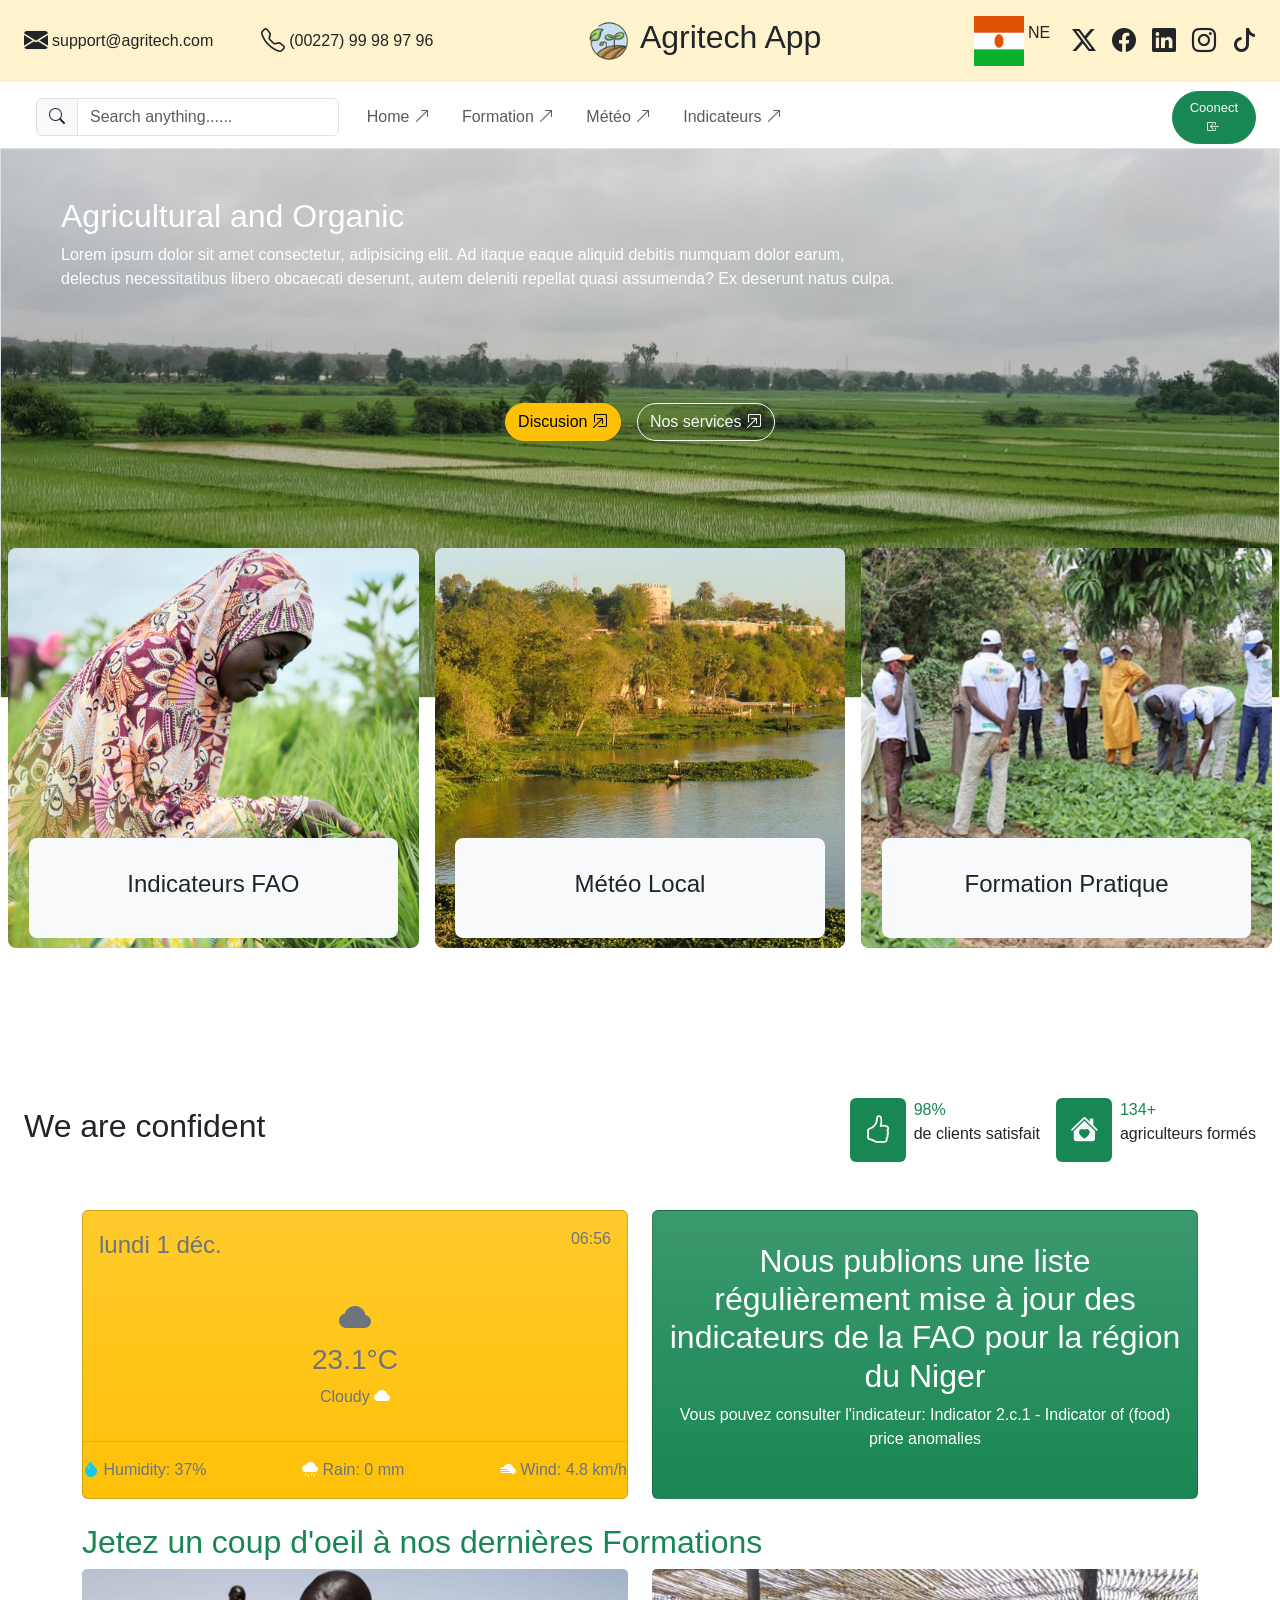
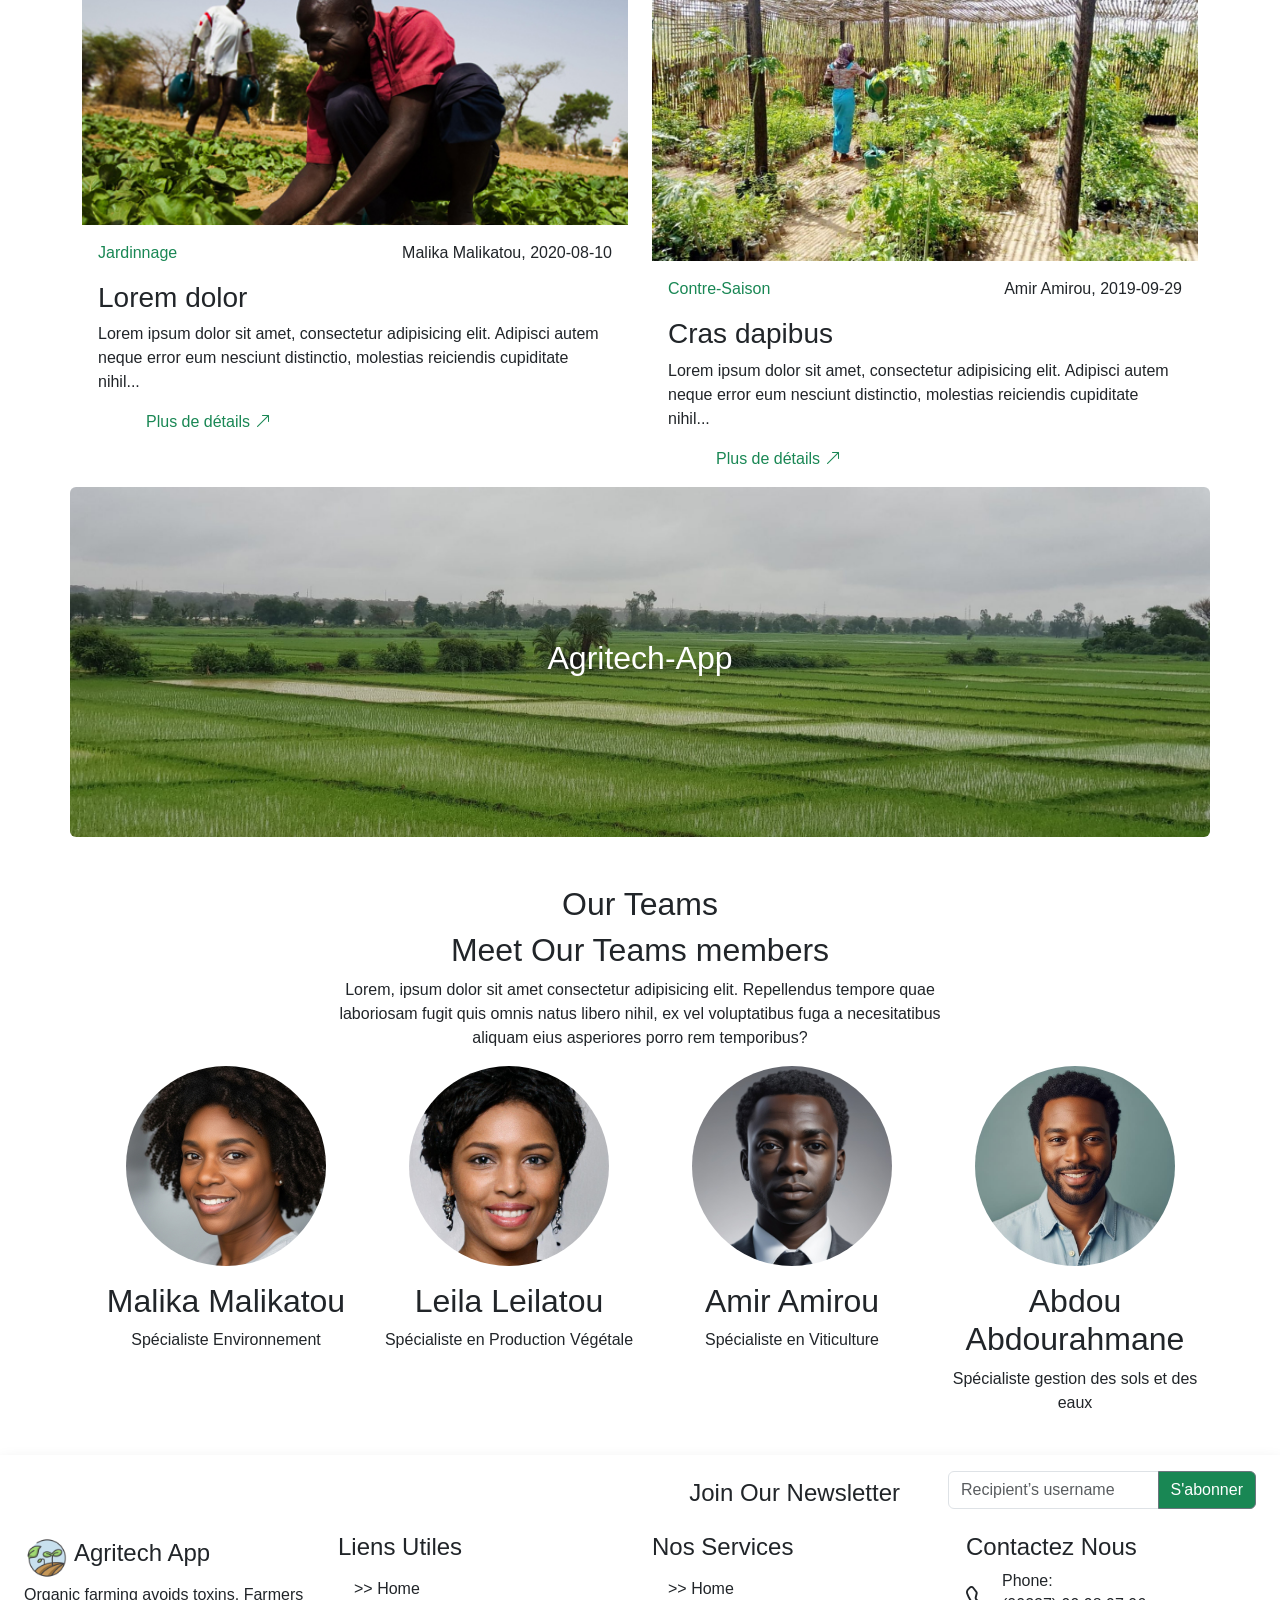
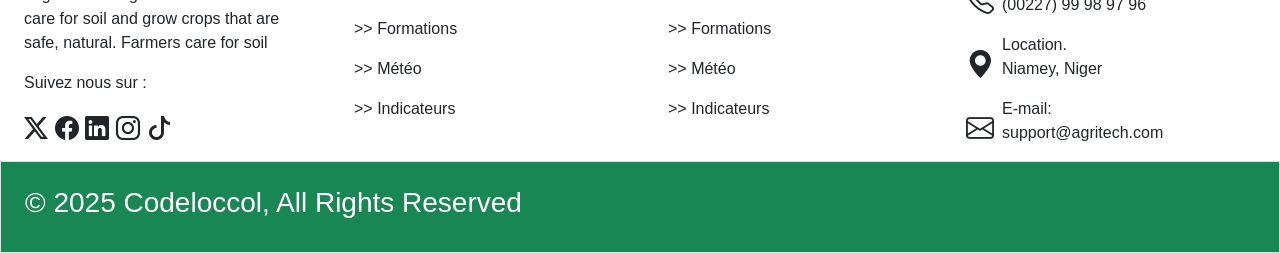
<file: index.html>
<!doctype html>
<html lang="en">

<head>
    <meta charset="utf-8">
    <meta name="viewport" content="width=device-width, initial-scale=1">
    <title>AGRITECH APP</title>

    <link href="https://cdn.jsdelivr.net/npm/bootstrap@5.3.8/dist/css/bootstrap.min.css" rel="stylesheet"
        integrity="sha384-sRIl4kxILFvY47J16cr9ZwB07vP4J8+LH7qKQnuqkuIAvNWLzeN8tE5YBujZqJLB" crossorigin="anonymous">

    <link rel="stylesheet" href="https://cdn.jsdelivr.net/npm/bootstrap-icons@1.13.1/font/bootstrap-icons.min.css">

    <link rel="stylesheet" href="style.css">

</head>

<body>

    <header class="bg-warning-subtle d-flex justify-content-between align-items-center p-3 px-4 sticky-top ">

        <!-- SECTION 1 — disparaît < 768px -->
        <section class="d-none d-md-flex gap-5 contactheader">
            <div class="Contact d-flex align-items-center gap-1">
                <i class="bi bi-envelope-fill fs-4"></i>
                <p class="m-0">support@agritech.com</p>
            </div>
            <div class="d-flex gap-1 align-items-center">
                <i class="bi bi-telephone fs-4"></i>
                <p class="m-0">(00227) 99 98 97 96</p>
            </div>
        </section>

        <!-- SECTION 2 — toujours visible -->
        <section class="d-flex justify-content-center align-items-center gap-1">
            <article class="Logo">
                <img src="Images/favico.png" alt="">
            </article>
            <h2>Agritech App</h2>
        </section>

        <!-- SECTION 3 — disparaît < 425px -->
        <section class="d-flex gap-5 align-items-center hide-425 d-none d-md-flex">
            <div>
                <article class="Drapeau d-flex gap-1 text-center align-items-center">
                    <img src="Images/Drapeau.webp" alt="">
                    <p>NE</p>
                </article>
            </div>
            <div class="d-flex gap-3 fs-4">
                <i class="bi bi-twitter-x"></i>
                <i class="bi bi-facebook"></i>
                <i class="bi bi-linkedin"></i>
                <i class="bi bi-instagram"></i>
                <i class="bi bi-tiktok"></i>
            </div>
        </section>

        <!-- MENU BURGER — visible < 768px -->
        <button class="btn d-md-none ms-auto" data-bs-toggle="offcanvas" data-bs-target="#menuMobile">
            <i class="bi bi-list fs-1"></i>
        </button>

    </header>


    <div class="offcanvas offcanvas-start" tabindex="-1" id="menuMobile">
        <div class="offcanvas-header">
            <section class="d-flex justify-content-center align-items-center gap-1">
                <article class="Logo">
                    <img src="Images/favico.png" alt="">
                </article>
                <h2>Agritech App</h2>
            </section>
            <button type="button" class="btn-close" data-bs-dismiss="offcanvas"></button>
        </div>

        <button type="button" class="btn btn-success rounded-5 bouton_danBurger"> <a href="Connexion.html"
                class="text-light nav-link"> Coonect <i class="bi bi-box-arrow-in-left"></i></a> </button>

        <ul class="nav me-3 d-flex flex-column mt-4 ms-2 border-top border-bottom border-1 ">
            <li class="nav-item">
                <a class="nav-link active text-body-secondary " aria-current="page" href="./index.html">Home <i
                        class="bi bi-arrow-up-right"></i> </a>
            </li>
            <li class="nav-item">
                <a class="nav-link text-body-secondary" href="./Formation.html">Formation <i
                        class="bi bi-arrow-up-right"></i> </a>
            </li>
            <li class="nav-item">
                <a class="nav-link text-body-secondary" href="#">Météo <i class="bi bi-arrow-up-right"></i> </a>
            </li>
            <li class="nav-item">
                <a class="nav-link text-body-secondary" href="#">Indicateurs <i class="bi bi-arrow-up-right"></i> </a>
            </li>
        </ul>

        <div class="offcanvas-body">
            <p class="d-flex justify-content-center">Social link :</p>
            <section class="d-flex gap-5 align-items-center justify-content-center">
                <div>
                    <article class="Drapeau d-flex gap-1 text-center align-items-center">
                        <img class="w-75 h-75" src="Images/Drapeau.webp" alt="">
                        <p>NE</p>
                    </article>
                </div>
                <div class="d-flex gap-3 fs-4">
                    <i class="bi bi-twitter-x"></i>
                    <i class="bi bi-facebook"></i>
                    <i class="bi bi-linkedin"></i>
                    <i class="bi bi-instagram"></i>
                    <i class="bi bi-tiktok"></i>
                </div>
            </section>

            <div class="mt-2">
                <p class="d-flex justify-content-center"><i class="bi bi-envelope-fill"></i> support@agritech.com</p>
                <p class="d-flex justify-content-center"><i class="bi bi-telephone"></i> (00227) 99 98 97 96</p>
            </div>

        </div>
    </div>


    <nav class="d-flex justify-content-between align-items-center px-4 mt-2 d-none d-md-flex border-2">

        <nav class="navbar input_recherche ">
            <form class="container-fluid">
                <div class="input-group">
                    <span class="input-group-text" id="basic-addon1">
                        <i class="bi bi-search"></i>
                    </span>
                    <input type="text" class="form-control" placeholder="Search anything......" />
                </div>
            </form>
        </nav>

        <ul class="nav me-3 navbar_links">
            <li class="nav-item">
                <a class="nav-link active text-body-secondary " aria-current="page" href="index.html">Home <i
                        class="bi bi-arrow-up-right"></i> </a>
            </li>
            <li class="nav-item">
                <a class="nav-link text-body-secondary" href="Formation.html">Formation <i
                        class="bi bi-arrow-up-right"></i> </a>
            </li>
            <li class="nav-item">
                <a class="nav-link text-body-secondary" href="#">Météo <i class="bi bi-arrow-up-right"></i> </a>
            </li>
            <li class="nav-item">
                <a class="nav-link text-body-secondary" href="#">Indicateurs <i class="bi bi-arrow-up-right"></i> </a>
            </li>
        </ul>

        <button type="button" class="btn btn-success rounded-5 bouton_nav" style="width: 115px;"> <a href="Connexion.html"
                class="text-light nav-link"> Coonect <i class="bi bi-box-arrow-in-left"></i></a> </button>
    </nav>

    <section class="Baground-Image mt-1 border ">
        <div class="container-fluid">
            <div class="p-5">
                <h2>Agricultural and Organic</h2>
                <p>Lorem ipsum dolor sit amet consectetur, adipisicing elit. Ad itaque eaque aliquid debitis numquam
                    dolor earum, <br>delectus necessitatibus
                    libero obcaecati deserunt, autem deleniti repellat quasi assumenda? Ex deserunt natus culpa.
                </p>
            </div>
            <div class="d-flex gap-3 mt-5 justify-content-center">
                <button type="button" class="btn btn-warning rounded-5"> Discusion <i
                        class="bi bi-box-arrow-in-up-right"></i></button>
                <button type="button" class="btn btn-outline-light rounded-5">Nos services <i class="bi bi-box-arrow-in-up-right"></i></button>
            </div>
        </div>
    </section>

    <section class="d-flex flex-column flex-md-row justify-content-center gap-3 px-4 sectTreeImage ">

        <div
            class="col-12 col-sm-4 d-flex flex-column align-items-center text-center rounded-3 TreeImage1 position-relative rounded-3 overflow-hidden">
            <img src="Images/FAO_Statistic_Landing.jpg" alt="">
            <article
                class="d-flex flex-column bg-light text-dark justify-content-center align-items-center rounded-3 SousTreeimage position-absolute position-relative overflow-hidden"
                style="width: 90%;">
                <i class="bi bi-graph-up-arrow fs-3 fw-bold d-lg-none"></i>
                    <h4>Indicateurs FAO</h4>
                    <p class="d-lg-none">Lorem ipsum dolor sit amet consectetur adipisicing culpa quis cupiditate quae voluptatum
                        consectetur cupiditate quae voluptatum consectetur aliquid!...</p>
                    <a class="nav-link text-success d-lg-none" href="#">Plus de Détails <i class="bi bi-arrow-up-right"></i></a>
                <article
                    class="d-flex flex-column bg-light text-dark justify-content-center align-items-center Enfan_souTree_image h-100 w-100 rounded-3 bottom-0 left-0 position-absolute "
                    style="width: 90%;">
                    <i class="bi bi-graph-up-arrow fs-3 fw-bold"></i>
                    <h4>Indicateurs FAO</h4>
                    <p>Lorem ipsum dolor sit amet consectetur adipisicing culpa quis cupiditate quae voluptatum
                        consectetur cupiditate quae voluptatum consectetur aliquid!...</p>
                    <a class="nav-link text-success plus_details" href="#">Plus de Détails <i class="bi bi-arrow-up-right"></i></a>
                </article>

            </article>
        </div>

        <div
            class="col-12 col-sm-4 d-flex flex-column align-items-center text-center rounded-3 TreeImage1 position-relative rounded-3 overflow-hidden">
            <img src="Images/Météo_Landing.jpg" alt="">
            <article
                class="d-flex flex-column bg-light text-dark justify-content-center align-items-center rounded-3 SousTreeimage position-absolute position-relative overflow-hidden"
                style="width: 90%;">
                 <i class="bi bi-graph-up-arrow fs-3 fw-bold d-lg-none"></i>
                    <h4>Météo Local</h4>
                    <p class="d-lg-none">Lorem ipsum dolor sit amet consectetur adipisicing culpa quis cupiditate quae voluptatum
                        consectetur
                        sint? Veniam enim error aliquid!...</p>
                    <a class="nav-link text-success d-lg-none" href="#">Plus de Détails <i class="bi bi-arrow-up-right"></i></a>
                <article
                    class="d-flex flex-column bg-light text-dark justify-content-center  align-items-center Enfan_souTree_image h-100 w-100 rounded-3 bottom-0 left-0  position-absolute "
                    style="width: 90%;">
                    <i class="bi bi-graph-up-arrow fs-3 fw-bold"></i>
                    <h4>Météo Local</h4>
                    <p>Lorem ipsum dolor sit amet consectetur adipisicing culpa quis cupiditate quae voluptatum
                        consectetur
                        sint? Veniam enim error aliquid!...</p>
                    <a class="nav-link text-success plus_details" href="#">Plus de Détails <i class="bi bi-arrow-up-right"></i></a>
                </article>
            </article>
        </div>

        <div
            class="col-12 col-sm-4 d-flex flex-column align-items-center text-center rounded-3 TreeImage1 position-relative rounded-3 overflow-hidden">
            <img src="Images/Formation_Landing.jpg" alt="">
            <article
                class="d-flex flex-column bg-light text-dark justify-content-center align-items-center rounded-3 SousTreeimage position-absolute position-relative overflow-hidden"
                style="width: 90%;">
                 <i class="bi bi-graph-up-arrow fs-3 fw-bold d-lg-none"></i>
                    <h4>Formation Pratique</h4>
                    <p class="d-lg-none">Lorem ipsum dolor sit amet consectetur adipisicing culpa quis cupiditate quae voluptatum
                        consectetur
                        sint? Veniam enim error aliquid!...</p>
                    <a class="nav-link text-success d-lg-none" href="#">Plus de Détails <i class="bi bi-arrow-up-right"></i></a>
                <article
                    class="d-flex flex-column bg-light text-dark justify-content-center align-items-center Enfan_souTree_image h-100 w-100 rounded-3 bottom-0 left-0  position-absolute"
                    style="width: 90%;">
                    <i class="bi bi-graph-up-arrow fs-3 fw-bold"></i>
                    <h4>Formation Pratique</h4>
                    <p>Lorem ipsum dolor sit amet consectetur adipisicing culpa quis cupiditate quae voluptatum
                        consectetur
                        sint? Veniam enim error aliquid!...</p>
                    <a class="nav-link text-success plus_details" href="#">Plus de Détails <i class="bi bi-arrow-up-right"></i></a>
                </article>
            </article>
        </div>

    </section>


    <section class="container-fluid d-flex justify-content-between align-items-center px-4 sect3">
        <h2 class="Confiance">We are confident</h2>
        <div class="d-flex gap-3">
            <article class="d-flex gap-2">
                <div class="fs-3 bg-success d-flex align-items-center justify-content-center text-light rounded" style="width: 2em;">
                    <i class="bi bi-hand-thumbs-up"></i>
                </div>
                <aside>
                    <span class="text-success">98%</span>
                    <p>de clients satisfait</p>
                </aside>
            </article>

            <article class="d-flex gap-2">
                <div class="fs-3 bg-success d-flex align-items-center justify-content-center text-light rounded"
                    style="width: 2em;">
                    <i class="bi bi-house-heart-fill"></i>
                </div>
                <aside>
                    <span class="text-success">134+</span>
                    <p>agriculteurs formés</p>
                </aside>
            </article>
        </div>
    </section>


    <div class="container">

        <div class="row mt-4 g-4">
            <!-- Bloc météo -->
            <div class="col-12 col-lg-6 d-flex">
                <div class="card bg-warning bg-gradient text-secondary flex-fill">
                    <div class="d-flex flex-row justify-content-between p-3">
                        <p class="fs-4">lundi 1 déc.</p>
                        <p>06:56</p>
                    </div>
                    <div class="d-flex flex-column align-items-center">
                        <i class="bi bi-cloud-fill fs-2"></i>
                        <h3>23.1°C</h3>
                        <p>Cloudy <i class="bi bi-cloud-fill text-white"></i></p>
                    </div>
                    <hr>
                    <div class="d-flex justify-content-between">
                        <p><i class="bi bi-droplet-fill text-info"></i> Humidity: 37%</p>
                        <p><i class="bi bi-cloud-drizzle-fill text-white"></i> Rain: 0 mm</p>
                        <p><i class="bi bi-cloud-fog2-fill text-white"></i> Wind: 4.8 km/h</p>
                    </div>
                </div>
            </div>

            <!-- Bloc indicateurs -->
            <div class="col-12 col-lg-6 d-flex">
                <div
                    class="card bg-success bg-gradient text-white flex-fill d-flex justify-content-center align-items-center p-3 text-center">
                    <div>
                        <h2>Nous publions une liste régulièrement mise à jour des indicateurs de la FAO pour la région
                            du Niger</h2>
                        <p>Vous pouvez consulter l'indicateur: Indicator 2.c.1 - Indicator of (food) price anomalies</p>
                    </div>
                </div>
            </div>
        </div>
    </div>

    <div class="container  mt-4">
        <h2 class="text-success">Jetez un coup d'oeil à nos dernières Formations</h2>
        <div class="row g-4"> <!-- g-4 ajoute un gap entre les cartes -->

            <div class="col-12 col-lg-6">
                <div class="card border-0 h-100">
                    <img src="Images/Blog-img-1.jpg" class="card-img-top img-fluid" alt="...">
                    <div class="card-body">
                        <div class="d-flex justify-content-between">
                            <p class="text-success">Jardinnage</p>
                            <p>Malika Malikatou, 2020-08-10</p>
                        </div>
                        <div>
                            <h3>Lorem dolor</h3>
                            <p>Lorem ipsum dolor sit amet, consectetur adipisicing elit. Adipisci autem neque error eum
                                nesciunt distinctio, molestias reiciendis cupiditate nihil...</p>
                        </div>
                        <div class="ms-5">
                            <a class="nav-link text-success" href="#">Plus de détails <i
                                    class="bi bi-arrow-up-right"></i></a>
                        </div>
                    </div>
                </div>
            </div>

            <div class="col-12 col-lg-6">
                <div class="card border-0 h-100">
                    <img src="Images/Blog-img-9.jpg" class="card-img-top img-fluid" alt="...">
                    <div class="card-body">
                        <div class="d-flex justify-content-between">
                            <p class="text-success">Contre-Saison</p>
                            <p>Amir Amirou, 2019-09-29</p>
                        </div>
                        <div>
                            <h3>Cras dapibus</h3>
                            <p>Lorem ipsum dolor sit amet, consectetur adipisicing elit. Adipisci autem neque error eum
                                nesciunt distinctio, molestias reiciendis cupiditate nihil...</p>
                        </div>
                        <div class="ms-5">
                            <a class="nav-link text-success" href="#">Plus de détails <i
                                    class="bi bi-arrow-up-right"></i></a>
                        </div>
                    </div>
                </div>
            </div>

        </div>
    </div>

    <div class="container Agritech-App rounded d-flex justify-content-center align-items-center text-center ">
        <h2>Agritech-App</h2>
    </div>

    <div class="container rounded justify-content-center align-items-center text-center mt-5 w-50 ">
        <h2>Our Teams</h2>
        <h2>Meet Our Teams members</h2>
        <p>Lorem, ipsum dolor sit amet consectetur adipisicing elit. Repellendus tempore quae laboriosam fugit quis
            omnis natus libero nihil, ex vel voluptatibus fuga a necesitatibus
            aliquam eius asperiores porro rem temporibus?
        </p>
    </div>


    <div class="container">
        <div class="row g-3">

            <!-- Carte 1 -->
            <div class="col-12 col-md-6 col-xl-3">
                <div class="card border-0 text-center" style="width: 18rem; margin: auto;">
                    <div class="FourImages">
                        <img src="Images/avatar-1.png" class="card-img-top" alt="">
                    </div>
                    <div class="card-body">
                        <h2>Malika Malikatou</h2>
                        <p class="card-text">Spécialiste Environnement</p>
                    </div>
                </div>
            </div>

            <!-- Carte 2 -->
            <div class="col-12 col-md-6 col-xl-3">
                <div class="card border-0 text-center" style="width: 18rem; margin: auto;">
                    <div class="FourImages">
                        <img src="Images/avatar-4.jpeg" class="card-img-top" alt="">
                    </div>
                    <div class="card-body">
                        <h2>Leila Leilatou</h2>
                        <p class="card-text">Spécialiste en Production Végétale</p>
                    </div>
                </div>
            </div>

            <!-- Carte 3 -->
            <div class="col-12 col-md-6 col-xl-3">
                <div class="card border-0 text-center" style="width: 18rem; margin: auto;">
                    <div class="FourImages">
                        <img src="Images/avatar-2.jpg" class="card-img-top" alt="">
                    </div>
                    <div class="card-body">
                        <h2>Amir Amirou</h2>
                        <p class="card-text">Spécialiste en Viticulture</p>
                    </div>
                </div>
            </div>

            <!-- Carte 4 -->
            <div class="col-12 col-md-6 col-xl-3">
                <div class="card border-0 text-center" style="width: 18rem; margin: auto;">
                    <div class="FourImages">
                        <img src="Images/avatar-3.png" class="card-img-top" alt="">
                    </div>
                    <div class="card-body">
                        <h2>Abdou Abdourahmane</h2>
                        <p class="card-text">Spécialiste gestion des sols et des eaux</p>
                    </div>
                </div>
            </div>

        </div>
    </div>


    <!-- ---------Footer--------------------- -->


    <footer class="footer mt-4 shadow pt-3 bg-wihte ">

        <div class="d-flex gap-5 px-4 justify-content-end align-items-center ">

            <div>
                <h4>Join Our Newsletter</h4>
            </div>

            <div class="input-group mb-3 w-25">
                <input type="text" class="form-control d-none d-md-flex" placeholder="Recipient’s username"
                    aria-label="Recipient’s username" aria-describedby="button-addon2">
                <button class="btn btn-outline-secondary bg-success text-white" type="button"
                    id="button-addon2">S'abonner</button>
            </div>
        </div>


        <section class="container-fluid px-4 mt-2 SectFooter1">
            <div class="row g-4">

                <!-- Bloc gauche -->
                <div class="col-12 col-md-6">
                    <div class="row g-4">

                        <!-- Bloc Agritech App -->
                        <div class="col-12 col-md-12 col-lg-6">
                            <div>
                                <div class="d-flex align-items-center">
                                    <article class="FooterImage"><img src="Images/favico.png" alt=""></article>
                                    <h4>Agritech App</h4>
                                </div>

                                <p>Organic farming avoids toxins. Farmers care for soil and grow crops that are safe,
                                    natural. Farmers care for soil</p>
                                <p>Suivez nous sur :</p>

                                <article class="fs-4">
                                    <i class="bi bi-twitter-x"></i>
                                    <i class="bi bi-facebook"></i>
                                    <i class="bi bi-linkedin"></i>
                                    <i class="bi bi-instagram"></i>
                                    <i class="bi bi-tiktok"></i>
                                </article>
                            </div>
                        </div>

                        <!-- Bloc Liens Utiles -->
                        <div class="col-12 col-md-12 col-lg-6">
                            <div>
                                <h4>Liens Utiles</h4>
                                <ul class="nav d-flex flex-column">
                                    <li><a class="nav-link text-dark" href="#"> >> Home</a></li>
                                    <li><a class="nav-link text-dark" href="#"> >> Formations</a></li>
                                    <li><a class="nav-link text-dark" href="#"> >> Météo</a></li>
                                    <li><a class="nav-link text-dark" href="#"> >> Indicateurs</a></li>
                                </ul>
                            </div>
                        </div>

                    </div>
                </div>

                <!-- Bloc droit -->
                <div class="col-12 col-md-6">
                    <div class="row g-4">

                        <!-- Bloc Nos Services -->
                        <div class="col-12 col-md-12 col-lg-6">
                            <div>
                                <h4>Nos Services</h4>
                                <ul class="nav d-flex flex-column">
                                    <li><a class="nav-link text-dark" href="#"> >> Home</a></li>
                                    <li><a class="nav-link text-dark" href="#"> >> Formations</a></li>
                                    <li><a class="nav-link text-dark" href="#"> >> Météo</a></li>
                                    <li><a class="nav-link text-dark" href="#"> >> Indicateurs</a></li>
                                </ul>
                            </div>
                        </div>

                        <!-- Bloc Contactez Nous -->
                        <div class="col-12 col-md-12 col-lg-6">
                            <div>
                                <h4>Contactez Nous</h4>

                                <article class="d-flex align-items-center gap-2">
                                    <i class="bi bi-telephone fs-3"></i>
                                    <aside>
                                        <p class="m-0">Phone:</p>
                                        <p>(00227) 99 98 97 96</p>
                                    </aside>
                                </article>

                                <article class="d-flex align-items-center gap-2">
                                    <i class="bi bi-geo-alt-fill fs-3"></i>
                                    <aside>
                                        <p class="m-0">Location.</p>
                                        <p>Niamey, Niger</p>
                                    </aside>
                                </article>

                                <article class="d-flex align-items-center gap-2">
                                    <i class="bi bi-envelope fs-3"></i>
                                    <aside>
                                        <p class="m-0">E-mail:</p>
                                        <p>support@agritech.com</p>
                                    </aside>
                                </article>
                            </div>
                        </div>

                    </div>
                </div>

            </div>
        </section>

        <section class="container-fluid border p-4 bg-success text-white">
            <h3>© 2025 Codeloccol, All Rights Reserved</h3>
        </section>
    </footer>



    <script src="https://cdn.jsdelivr.net/npm/bootstrap@5.3.8/dist/js/bootstrap.bundle.min.js"
        integrity="sha384-FKyoEForCGlyvwx9Hj09JcYn3nv7wiPVlz7YYwJrWVcXK/BmnVDxM+D2scQbITxI"
        crossorigin="anonymous"></script>
</body>

</html>
</file>
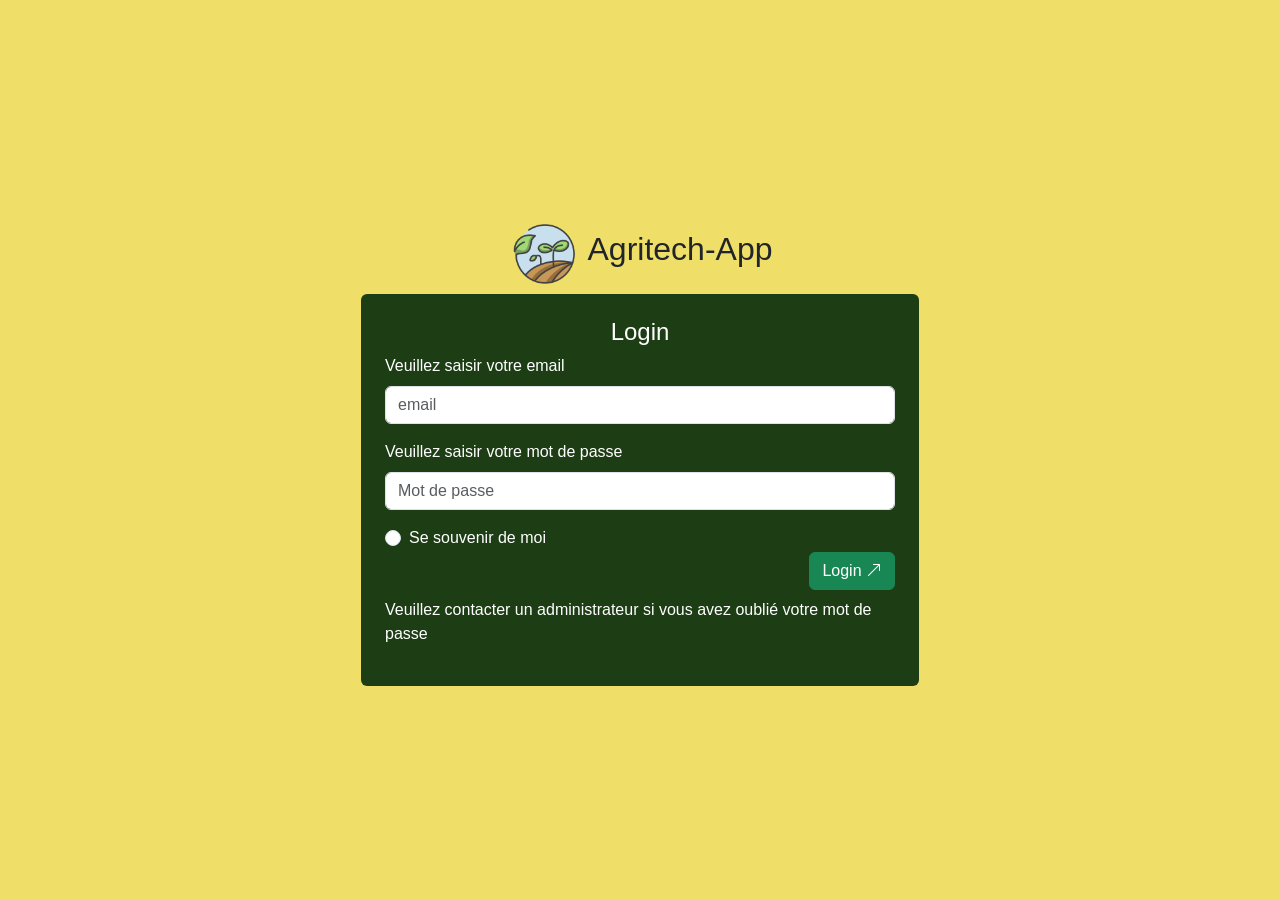
<file: Connexion.html>
<!doctype html>
<html lang="en">
  <head>
    <meta charset="utf-8">
    <meta name="viewport" content="width=device-width, initial-scale=1">
    <title>Formulair de Connexion</title>
    <link href="https://cdn.jsdelivr.net/npm/bootstrap@5.3.8/dist/css/bootstrap.min.css" rel="stylesheet" 
    integrity="sha384-sRIl4kxILFvY47J16cr9ZwB07vP4J8+LH7qKQnuqkuIAvNWLzeN8tE5YBujZqJLB" crossorigin="anonymous">
    <link rel="stylesheet" href="https://cdn.jsdelivr.net/npm/bootstrap-icons@1.13.1/font/bootstrap-icons.min.css">
    <link rel="stylesheet" href="Connexion.Css">
  </head>
  <body>

    <div class="container d-flex align-items-center justify-content-center">
        <div class="Logo"><img src="Images/favico.png" alt=""></div>
        <h2>Agritech-App</h2>
    </div>

   <div class="container d-flex justify-content-center align-items-center">

     <form class="col-12 col-lg-6 p-4 text-white rounded" action="" style="background-color: #1D3D14;">
        <h4 class="d-flex justify-content-center align-items-center">Login</h4>
        <div>
            <div class="mb-3">
                <label for="formGroupExampleInput" class="form-label">Veuillez saisir votre email</label>
                <input type="email" class="form-control" id="formGroupExampleInput" placeholder="email">
            </div>
            <div class="mb-3">
                <label for="formGroupExampleInput2" class="form-label">Veuillez saisir votre mot de passe</label>
                <input type="password" class="form-control" id="formGroupExampleInput2" placeholder="Mot de passe ">
            </div>
        </div>

        <div class="form-check">
            <input class="form-check-input" type="radio" name="radioDefault" id="radioDefault2">
            <label class="form-check-label" for="radioDefault2">
              Se souvenir de moi 
            </label>
        </div>

        <div class="col-auto d-flex justify-content-end ">
            <button type="submit" class="btn btn-success"><a class="nav-link" href="index.html">Login <i class="bi bi-arrow-up-right"></i></a></button>
        </div>
        <div class="mt-2">
            <p>Veuillez contacter un administrateur si vous avez oublié votre mot de passe </p>
        </div>
    </form>

   </div>


    <script src="https://cdn.jsdelivr.net/npm/bootstrap@5.3.8/dist/js/bootstrap.bundle.min.js" 
    integrity="sha384-FKyoEForCGlyvwx9Hj09JcYn3nv7wiPVlz7YYwJrWVcXK/BmnVDxM+D2scQbITxI" crossorigin="anonymous"></script>
  </body>
</html>
</file>
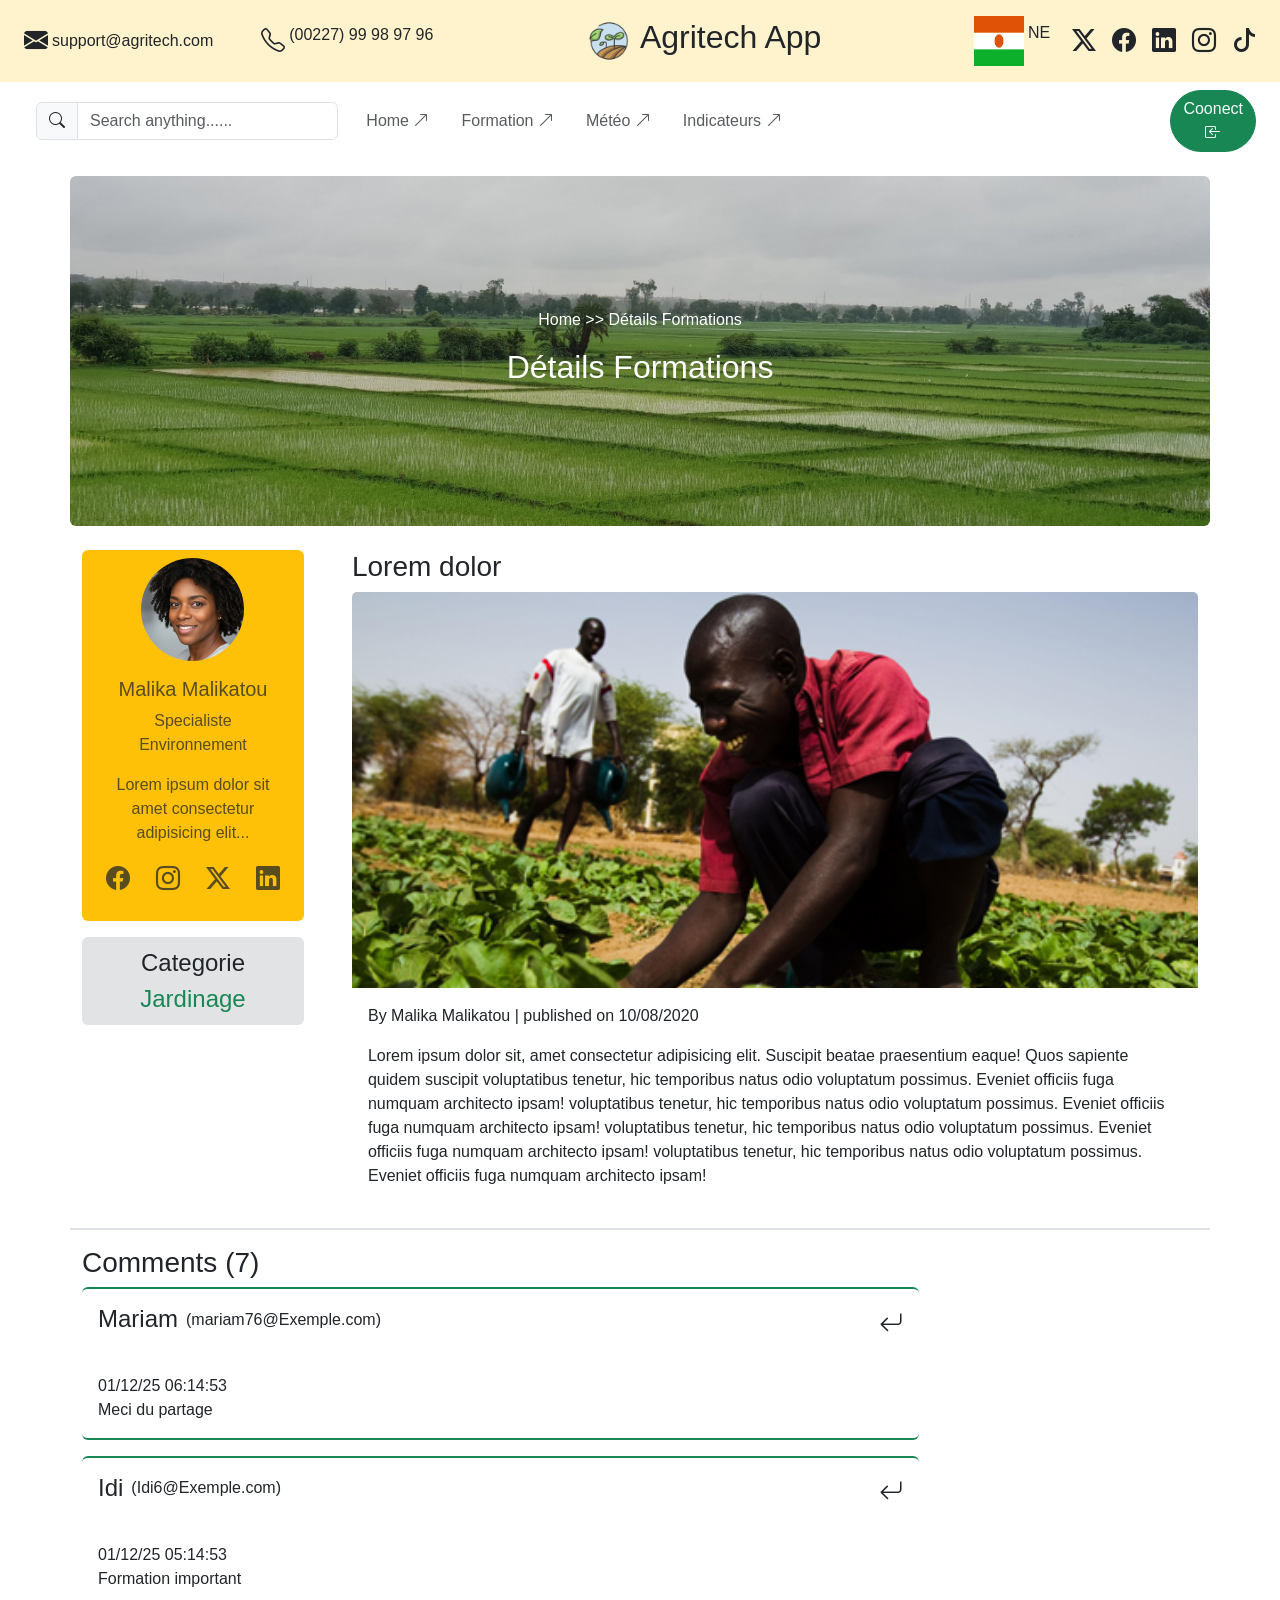
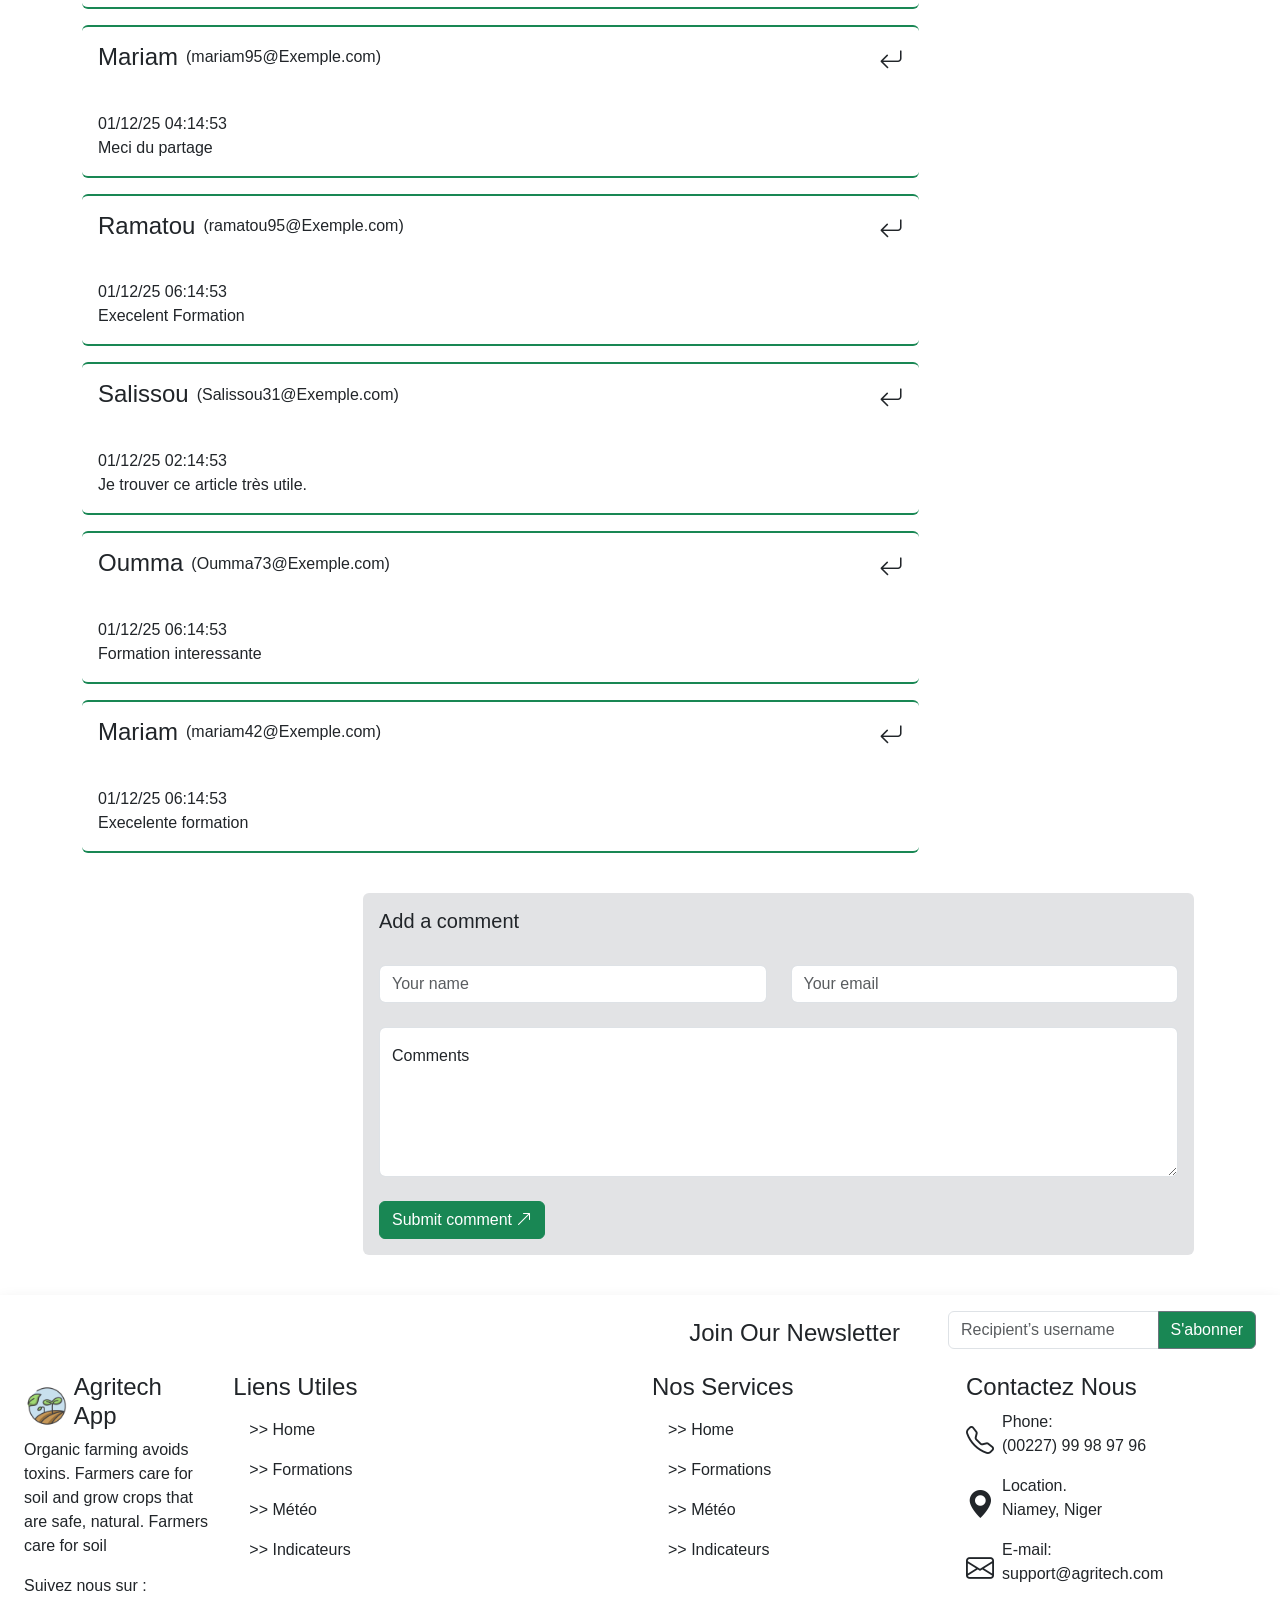
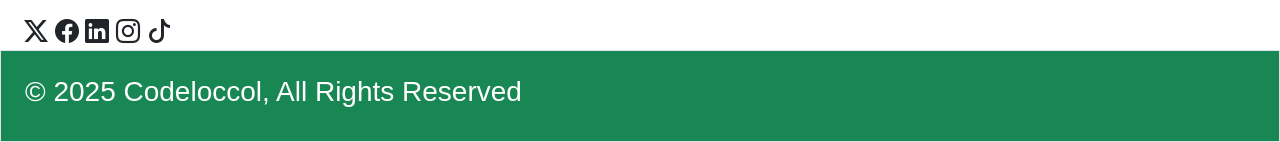
<file: Detais.html>
<!doctype html>
<html lang="en">
  <head>
    <meta charset="utf-8">
    <meta name="viewport" content="width=device-width, initial-scale=1">
    <title>Voir_plus</title>
    <link href="https://cdn.jsdelivr.net/npm/bootstrap@5.3.8/dist/css/bootstrap.min.css" rel="stylesheet" 
    integrity="sha384-sRIl4kxILFvY47J16cr9ZwB07vP4J8+LH7qKQnuqkuIAvNWLzeN8tE5YBujZqJLB" crossorigin="anonymous">
    <link rel="stylesheet" href="https://cdn.jsdelivr.net/npm/bootstrap-icons@1.13.1/font/bootstrap-icons.min.css">
    <link rel="stylesheet" href="style.css">
  </head>
  <body>

    <header class="bg-warning-subtle d-flex justify-content-between align-items-center p-3 px-4 sticky-top ">

        <!-- SECTION 1 — disparaît < 768px -->
        <section class="d-none d-md-flex gap-5 contactheader">
            <div class="Contact d-flex align-items-center gap-1">
                <i class="bi bi-envelope-fill fs-4"></i>
                <p class="m-0">support@agritech.com</p>
            </div>
            <div class="d-flex gap-1">
                <i class="bi bi-telephone fs-4"></i>
                <p class="m-0">(00227) 99 98 97 96</p>
            </div>
        </section>

        <!-- SECTION 2 — toujours visible -->
        <section class="d-flex justify-content-center align-items-center gap-1">
            <article class="Logo">
                <img src="Images/favico.png" alt="">
            </article>
            <h2>Agritech App</h2>
        </section>

        <!-- SECTION 3 — disparaît < 425px -->
        <section class="d-flex gap-5 align-items-center hide-425 d-none d-md-flex">
            <div>
                <article class="Drapeau d-flex gap-1 text-center align-items-center">
                    <img src="Images/Drapeau.webp" alt="">
                    <p>NE</p>
                </article>
            </div>
            <div class="d-flex gap-3 fs-4">
                <i class="bi bi-twitter-x"></i>
                <i class="bi bi-facebook"></i>
                <i class="bi bi-linkedin"></i>
                <i class="bi bi-instagram"></i>
                <i class="bi bi-tiktok"></i>
            </div>
        </section>

        <!-- MENU BURGER — visible < 768px -->
        <button class="btn d-md-none ms-auto" data-bs-toggle="offcanvas" data-bs-target="#menuMobile">
            <i class="bi bi-list fs-1"></i>
        </button>

    </header>


    <div class="offcanvas offcanvas-start" tabindex="-1" id="menuMobile">
        <div class="offcanvas-header">
            <section class="d-flex justify-content-center align-items-center gap-1">
                <article class="Logo">
                    <img src="Images/favico.png" alt="">
                </article>
                <h2>Agritech App</h2>
            </section>
            <button type="button" class="btn-close" data-bs-dismiss="offcanvas"></button>
        </div>

         <button type="button" class="btn btn-success rounded-5 bouton_danBurger"> <a href="Connexion.html" class="text-light nav-link"> Coonect <i class="bi bi-box-arrow-in-left"></i></a> </button>

        <ul class="nav me-3 d-flex flex-column mt-4 ms-2 border-top border-bottom border-1 ">
            <li class="nav-item">
              <a class="nav-link active text-body-secondary " aria-current="page" href="./index.html">Home <i class="bi bi-arrow-up-right"></i> </a>
            </li>
            <li class="nav-item">
              <a class="nav-link text-body-secondary" href="./Formation.html">Formation <i class="bi bi-arrow-up-right"></i> </a>
            </li>
            <li class="nav-item">
              <a class="nav-link text-body-secondary" href="#">Météo <i class="bi bi-arrow-up-right"></i> </a>
            </li>
             <li class="nav-item">
              <a class="nav-link text-body-secondary" href="#">Indicateurs <i class="bi bi-arrow-up-right"></i> </a>
            </li>
        </ul>

        <div class="offcanvas-body">
            <p class="d-flex justify-content-center">Social link :</p>
            <section class="d-flex gap-5 align-items-center justify-content-center">
                <div>
                    <article class="Drapeau d-flex gap-1 text-center align-items-center">
                        <img class="w-75 h-75" src="Images/Drapeau.webp" alt="">
                        <p>NE</p>
                    </article>
                </div>
                <div class="d-flex gap-3 fs-4">
                    <i class="bi bi-twitter-x"></i>
                    <i class="bi bi-facebook"></i>
                    <i class="bi bi-linkedin"></i>
                    <i class="bi bi-instagram"></i>
                    <i class="bi bi-tiktok"></i>
                </div>
            </section>

            <div class="mt-2">
                <p class="d-flex justify-content-center"><i class="bi bi-envelope-fill"></i> support@agritech.com</p>
                <p class="d-flex justify-content-center"><i class="bi bi-telephone"></i> (00227) 99 98 97 96</p>
            </div>

        </div>
    </div>


    <nav class="d-flex justify-content-between align-items-center px-4 mt-2 d-none d-md-flex">

        <nav class="navbar input_recherche">
            <form class="container-fluid">
                <div class="input-group">
                    <span class="input-group-text" id="basic-addon1">
                        <i class="bi bi-search"></i>
                    </span>
                    <input type="text" class="form-control" placeholder="Search anything......"/>
                </div>
            </form>
        </nav>

        <ul class="nav me-3 navbar_links">
            <li class="nav-item">
              <a class="nav-link active text-body-secondary " aria-current="page" href="index.html">Home <i class="bi bi-arrow-up-right"></i> </a>
            </li>
            <li class="nav-item">
              <a class="nav-link text-body-secondary" href="Formation.html">Formation <i class="bi bi-arrow-up-right"></i> </a>
            </li>
            <li class="nav-item">
              <a class="nav-link text-body-secondary" href="#">Météo <i class="bi bi-arrow-up-right"></i> </a>
            </li>
             <li class="nav-item">
              <a class="nav-link text-body-secondary" href="#">Indicateurs <i class="bi bi-arrow-up-right"></i> </a>
            </li>
        </ul>

        <button type="button" class="btn btn-success btn-w-25 rounded-5"> <a href="Connexion.html" class="text-light nav-link"> Coonect <i class="bi bi-box-arrow-in-left"></i></a> </button>
    </nav>

     <div class="container Agritech-App rounded d-flex mt-4 justify-content-center align-items-center text-center ">
        <div class="d-flex flex-column">
            <p>Home >> Détails Formations</p>
            <h2>Détails Formations</h2>
        </div>
    </div>

    <div class="container mt-4 d-flex flex-column flex-lg-row gap-5">

        <div class="d-flex flex-column gap-3 w-100 w-lg-100"> 

            <div class="card justify-content-center align-items-center text-center bg-warning p-2 border-0 w-md-100 w-lg-auto">
                <img src="Images/avatar-1.png" class="card-img-top rounded-circle w-50" alt="...">
                <div class="card-body text-body-secondary">
                  <h5 class="card-title">Malika Malikatou</h5>
                  <p class="card-text">Specialiste Environnement</p>
                  <p class="card-text">Lorem ipsum dolor sit amet consectetur adipisicing elit...</p>
                  <div class="d-flex gap-3 justify-content-between fs-4">
                    <i class="bi bi-facebook"></i>
                    <i class="bi bi-instagram"></i>
                    <i class="bi bi-twitter-x"></i>
                    <i class="bi bi-linkedin"></i>
                  </div>
                </div>
            </div>
    
             <div class=" fs-4 bg-secondary-subtle p-2 text-center rounded">
                <p class="m-0">Categorie </p>
                <p class="text-success m-0 ">Jardinage</p>
            </div>
        </div>

        <div>
            <h3>Lorem dolor</h3>
            <div  class="card w-100 border-0" style="width: 18rem;">
                <img src="Images/Blog-img-1.jpg" class="card-img-top" alt="...">
                <div class="card-body">
                    <p class="card-text">By Malika Malikatou | published on 10/08/2020</p>
                    <p>Lorem ipsum dolor sit, amet consectetur adipisicing elit. Suscipit beatae praesentium eaque! Quos sapiente quidem suscipit 
                        voluptatibus tenetur, hic temporibus natus odio voluptatum possimus. Eveniet officiis fuga numquam architecto ipsam!
                        voluptatibus tenetur, hic temporibus natus odio voluptatum possimus. Eveniet officiis fuga numquam architecto ipsam!
                        voluptatibus tenetur, hic temporibus natus odio voluptatum possimus. Eveniet officiis fuga numquam architecto ipsam!
                        voluptatibus tenetur, hic temporibus natus odio voluptatum possimus. Eveniet officiis fuga numquam architecto ipsam!
                    </p>
                </div>
            </div>
        </div>
    </div>

    <div class="container mt-2 border-2 border-top pt-3">
        <h3>Comments (7)</h3>
        <div class="card w-75 mb-3 border-2 border-0 border-success border-top border-bottom border-start-secondary border-end-danger">
            <div class="card-body d-flex justify-content-between align-items-center">
              <article class="card-title d-flex gap-2 align-items-center ">
                <h4 class="m-0">Mariam</h4>
                <p class="m-0">(mariam76@Exemple.com)</p>
              </article>
               <i class="bi bi-arrow-return-left fs-4"></i> 
            </div>
            <div class="card-body">
               <p class="card-title m-0">01/12/25 06:14:53 </p>
               <p class="card-title m-0">Meci du partage</p>
            </div>
        </div>

          <div class="card w-75 mb-3 border-2 border-0 border-success border-top border-bottom border-start-secondary border-end-danger">
            <div class="card-body d-flex justify-content-between align-items-center">
              <article class="card-title d-flex gap-2 align-items-center ">
                <h4 class="m-0">Idi</h4>
                <p class="m-0">(Idi6@Exemple.com)</p>
              </article>
               <i class="bi bi-arrow-return-left fs-4"></i> 
            </div>
            <div class="card-body">
               <p class="card-title m-0">01/12/25 05:14:53 </p>
               <p class="card-title m-0">Formation important</p>
            </div>
        </div>

          <div class="card w-75 mb-3 border-2 border-0 border-success border-top border-bottom border-start-secondary border-end-danger">
            <div class="card-body d-flex justify-content-between align-items-center">
              <article class="card-title d-flex gap-2 align-items-center ">
                <h4 class="m-0">Mariam</h4>
                <p class="m-0">(mariam95@Exemple.com)</p>
              </article>
               <i class="bi bi-arrow-return-left fs-4"></i> 
            </div>
            <div class="card-body">
               <p class="card-title m-0">01/12/25 04:14:53 </p>
               <p class="card-title m-0">Meci du partage</p>
            </div>
        </div>

          <div class="card w-75 mb-3 border-2 border-0 border-success border-top border-bottom border-start-secondary border-end-danger">
            <div class="card-body d-flex justify-content-between align-items-center">
              <article class="card-title d-flex gap-2 align-items-center ">
                <h4 class="m-0">Ramatou</h4>
                <p class="m-0">(ramatou95@Exemple.com)</p>
              </article>
               <i class="bi bi-arrow-return-left fs-4"></i> 
            </div>
            <div class="card-body">
               <p class="card-title m-0">01/12/25 06:14:53 </p>
               <p class="card-title m-0">Execelent Formation</p>
            </div>
        </div>

          <div class="card w-75 mb-3 border-2 border-0 border-success border-top border-bottom border-start-secondary border-end-danger">
            <div class="card-body d-flex justify-content-between align-items-center">
              <article class="card-title d-flex gap-2 align-items-center ">
                <h4 class="m-0">Salissou</h4>
                <p class="m-0">(Salissou31@Exemple.com)</p>
              </article>
               <i class="bi bi-arrow-return-left fs-4"></i> 
            </div>
            <div class="card-body">
               <p class="card-title m-0">01/12/25 02:14:53 </p>
               <p class="card-title m-0">Je trouver ce article très utile.</p>
            </div>
        </div>

          <div class="card w-75 mb-3 border-2 border-0 border-success border-top border-bottom border-start-secondary border-end-danger">
            <div class="card-body d-flex justify-content-between align-items-center">
              <article class="card-title d-flex gap-2 align-items-center ">
                <h4 class="m-0">Oumma</h4>
                <p class="m-0">(Oumma73@Exemple.com)</p>
              </article>
               <i class="bi bi-arrow-return-left fs-4"></i> 
            </div>
            <div class="card-body">
               <p class="card-title m-0">01/12/25 06:14:53 </p>
               <p class="card-title m-0">Formation interessante</p>
            </div>
        </div>

          <div class="card w-75 mb-3 border-2 border-0 border-success border-top border-bottom border-start-secondary border-end-danger">
            <div class="card-body d-flex justify-content-between align-items-center">
              <article class="card-title d-flex gap-2 align-items-center ">
                <h4 class="m-0">Mariam</h4>
                <p class="m-0">(mariam42@Exemple.com)</p>
              </article>
               <i class="bi bi-arrow-return-left fs-4"></i> 
            </div>
            <div class="card-body">
               <p class="card-title m-0">01/12/25 06:14:53 </p>
               <p class="card-title m-0">Execelente formation</p>
            </div>
        </div>
    </div>


    <div class="container mt-4 d-flex flex-column align-items-end p-3">
        <form class="d-flex flex-column w-75  gap-4 bg-secondary-subtle p-3 rounded" action="#">
            <h5>Add a comment</h5>
           <div class="row custom-425">
                <div class="col">
                  <input type="text" class="form-control" placeholder="Your name">
                </div>
                <div class="col">
                  <input type="email" class="form-control" placeholder="Your email">
                </div>
            </div>

            <div class="form-floating">
                <textarea class="form-control" placeholder="Leave a comment here" id="floatingTextarea2" style="height: 150px"></textarea>
                <label for="floatingTextarea2">Comments</label>
            </div>
            <div class="col-12">
                <button class="btn btn-success" type="submit">Submit comment <i class="bi bi-arrow-up-right"></i></button>
            </div>
        </form>

    </div>


    <!-- ____________Footer______________ -->


     <footer class="footer mt-4 shadow pt-3 bg-wihte ">

        <div class="d-flex gap-5 px-4 justify-content-end align-items-center ">

            <div>
                <h4>Join Our Newsletter</h4>
            </div>

            <div class="input-group mb-3 w-25">
                <input type="text" class="form-control d-none d-md-flex" placeholder="Recipient’s username" aria-label="Recipient’s username" aria-describedby="button-addon2">
                <button class="btn btn-outline-secondary bg-success text-white" type="button" id="button-addon2">S'abonner</button>
            </div>
        </div>


        <section class="container-fluid px-4 mt-2 SectFooter1">
            <div class="row g-4">

                <!-- Bloc gauche -->
                    <div class="col-12 col-md-6">
                        <div class="row g-4">
                        
                            <!-- Bloc Agritech App -->
                            <div class="col-12 col-md-12 col-lg-4">
                                <div>
                                    <div class="d-flex align-items-center">
                                        <article class="FooterImage"><img src="Images/favico.png" alt=""></article>
                                        <h4>Agritech App</h4>
                                    </div>
                                
                                    <p>Organic farming avoids toxins. Farmers care for soil and grow crops that are safe, natural. Farmers care for soil</p>
                                    <p>Suivez nous sur :</p>
                                
                                    <article class="fs-4">
                                        <i class="bi bi-twitter-x"></i>
                                        <i class="bi bi-facebook"></i>
                                        <i class="bi bi-linkedin"></i>
                                        <i class="bi bi-instagram"></i>
                                        <i class="bi bi-tiktok"></i>
                                    </article>
                                </div>
                            </div>
                        
                            <!-- Bloc Liens Utiles -->
                            <div class="col-12 col-md-12 col-lg-4">
                                <div>
                                    <h4>Liens Utiles</h4>
                                    <ul class="nav d-flex flex-column">
                                        <li><a class="nav-link text-dark" href="#"> >> Home</a></li>
                                        <li><a class="nav-link text-dark" href="#"> >> Formations</a></li>
                                        <li><a class="nav-link text-dark" href="#"> >> Météo</a></li>
                                        <li><a class="nav-link text-dark" href="#"> >> Indicateurs</a></li>
                                    </ul>
                                </div>
                            </div>
                        
                        </div>
                    </div>

                    <!-- Bloc droit -->
                <div class="col-12 col-md-6">
                    <div class="row g-4">
                    
                        <!-- Bloc Nos Services -->
                        <div class="col-12 col-md-12 col-lg-6">
                            <div>
                                <h4>Nos Services</h4>
                                <ul class="nav d-flex flex-column">
                                    <li><a class="nav-link text-dark" href="#"> >> Home</a></li>
                                    <li><a class="nav-link text-dark" href="#"> >> Formations</a></li>
                                    <li><a class="nav-link text-dark" href="#"> >> Météo</a></li>
                                    <li><a class="nav-link text-dark" href="#"> >> Indicateurs</a></li>
                                </ul>
                            </div>
                        </div>
                    
                        <!-- Bloc Contactez Nous -->
                        <div class="col-12 col-md-12 col-lg-6">
                            <div>
                                <h4>Contactez Nous</h4>
                            
                                <article class="d-flex align-items-center gap-2">
                                    <i class="bi bi-telephone fs-3"></i>
                                    <aside>
                                        <p class="m-0">Phone:</p>
                                        <p>(00227) 99 98 97 96</p>
                                    </aside>
                                </article>
                            
                                <article class="d-flex align-items-center gap-2">
                                    <i class="bi bi-geo-alt-fill fs-3"></i>
                                    <aside>
                                        <p class="m-0">Location.</p>
                                        <p>Niamey, Niger</p>
                                    </aside>
                                </article>
                            
                                <article class="d-flex align-items-center gap-2">
                                    <i class="bi bi-envelope fs-3"></i>
                                    <aside>
                                        <p class="m-0">E-mail:</p>
                                        <p>support@agritech.com</p>
                                    </aside>
                                </article>
                            </div>
                        </div>
            
                    </div>
                </div>
                
            </div>
        </section>

       <section class="container-fluid border p-4 bg-success text-white">
            <h3>© 2025 Codeloccol, All Rights Reserved</h3>
        </section>
    </footer>

    <script src="https://cdn.jsdelivr.net/npm/bootstrap@5.3.8/dist/js/bootstrap.bundle.min.js" 
    integrity="sha384-FKyoEForCGlyvwx9Hj09JcYn3nv7wiPVlz7YYwJrWVcXK/BmnVDxM+D2scQbITxI" crossorigin="anonymous"></script>
  </body>
</html>
</file>
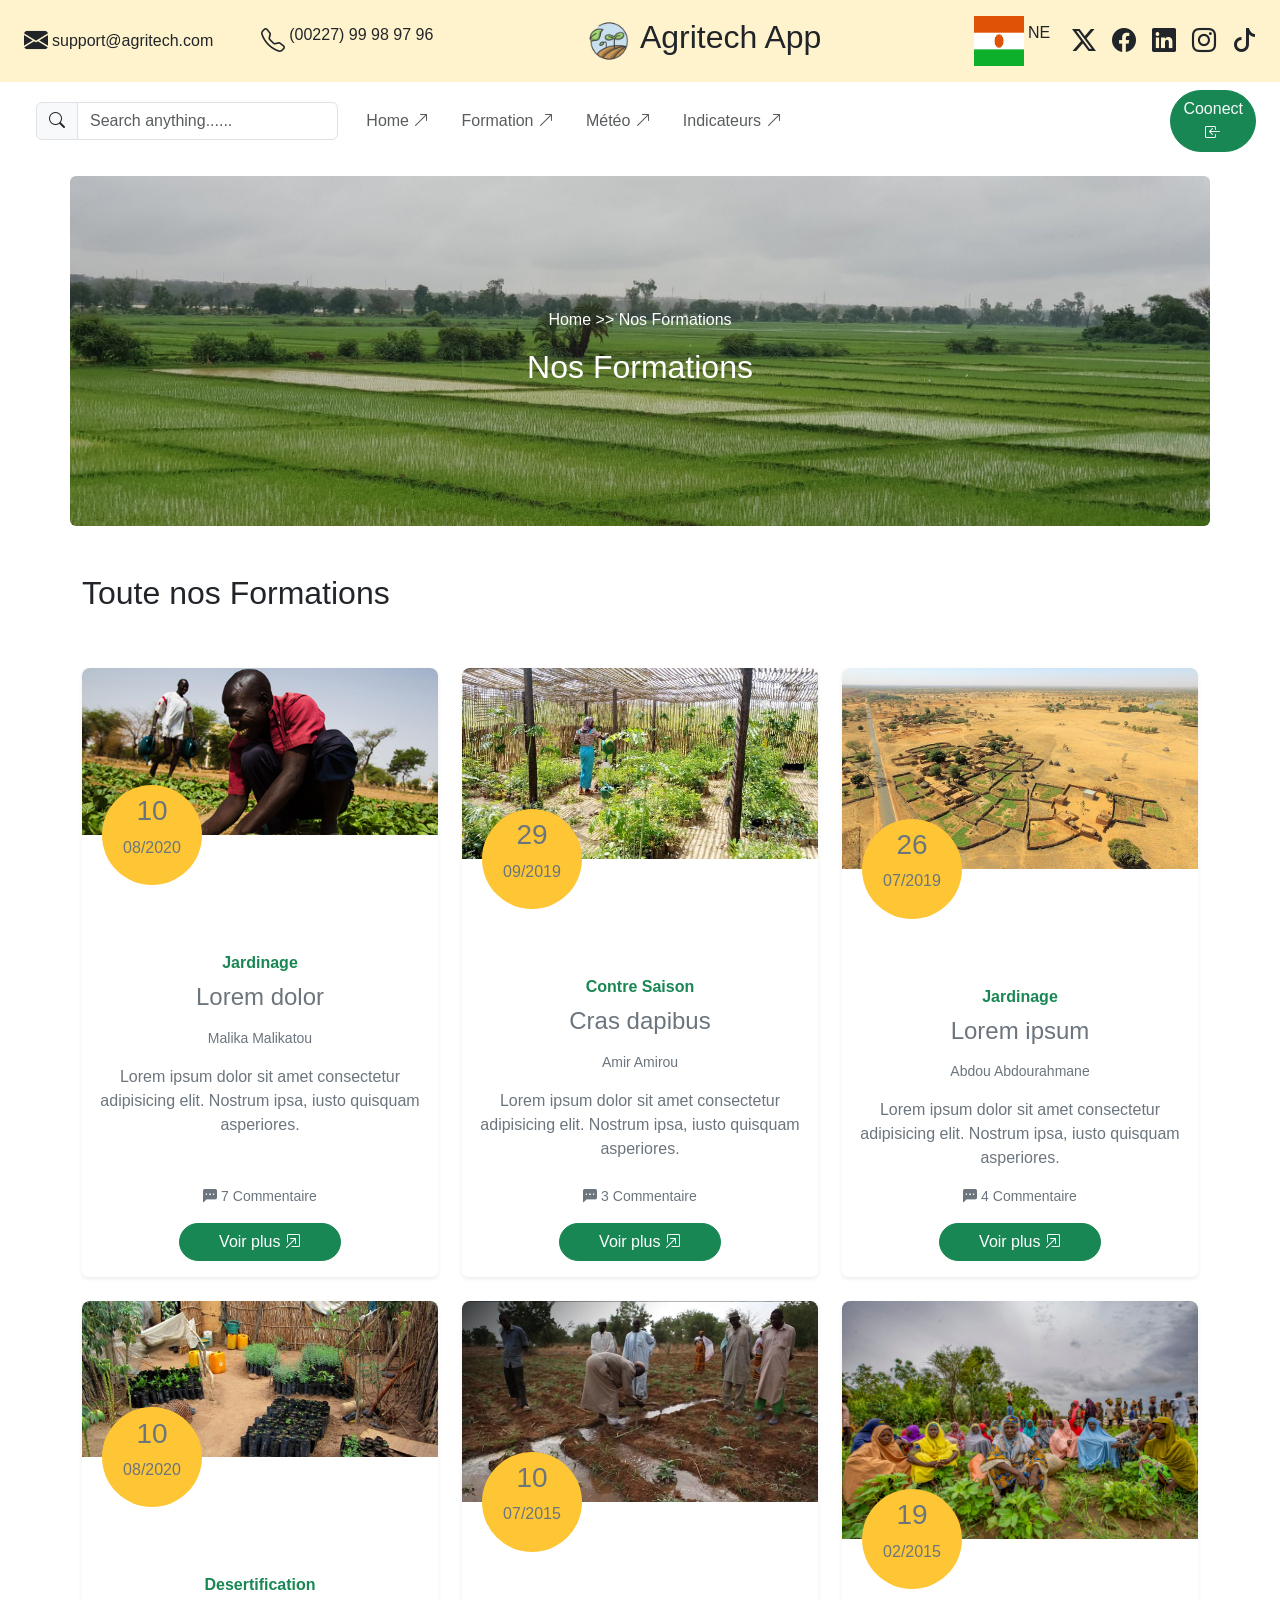
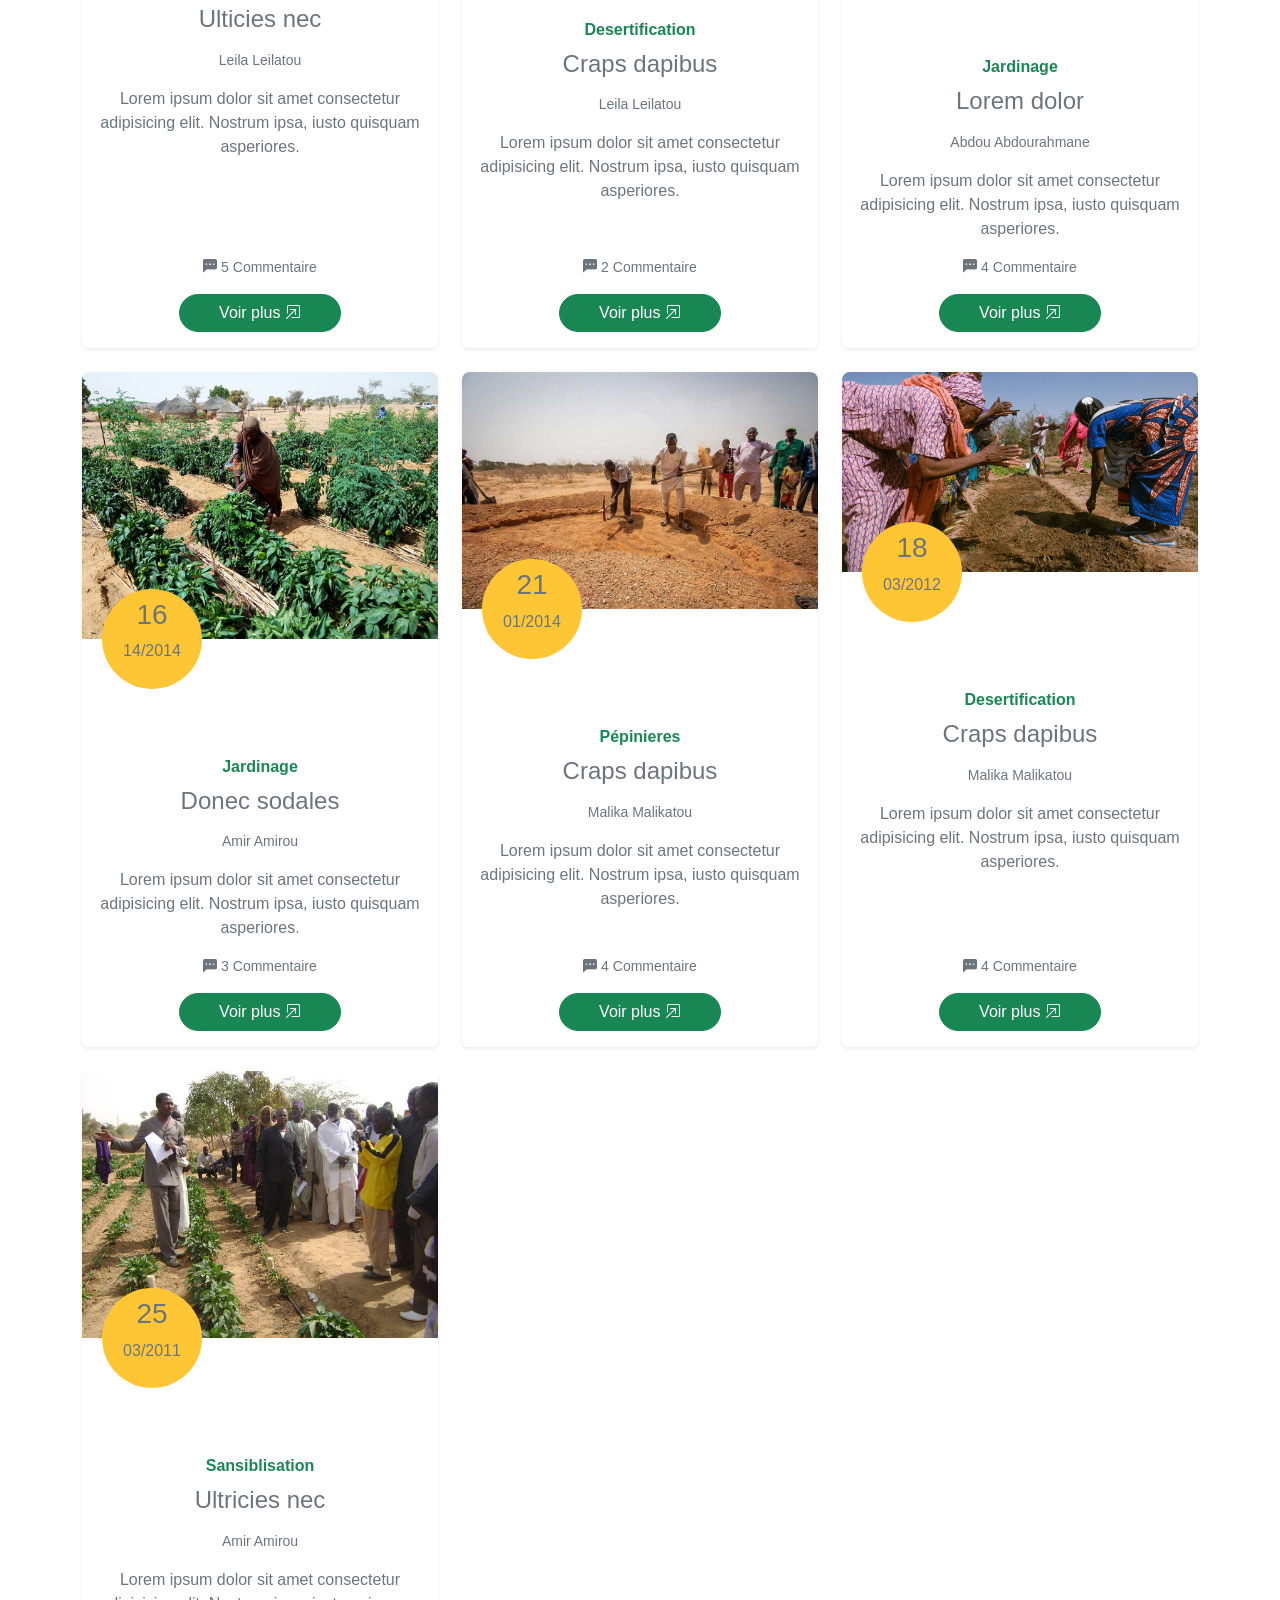
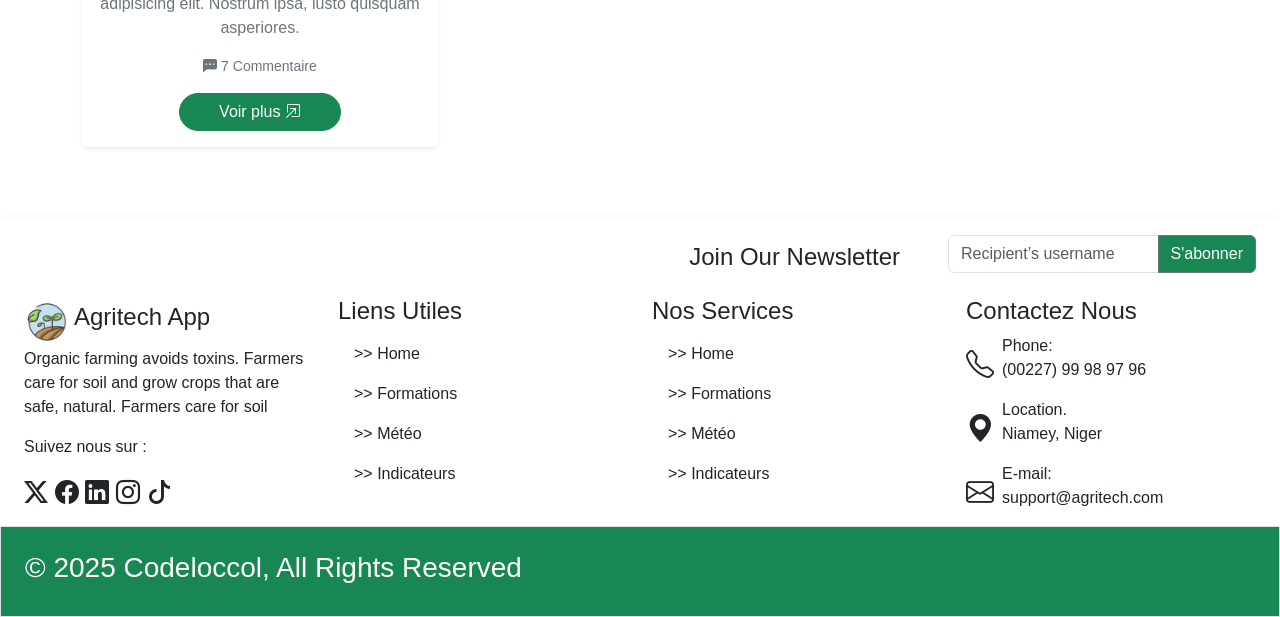
<file: Formation.html>
<!doctype html>
<html lang="en">
  <head>
    <meta charset="utf-8">
    <meta name="viewport" content="width=device-width, initial-scale=1">
    <title>Formations</title>

    <link href="https://cdn.jsdelivr.net/npm/bootstrap@5.3.8/dist/css/bootstrap.min.css" rel="stylesheet" 
    integrity="sha384-sRIl4kxILFvY47J16cr9ZwB07vP4J8+LH7qKQnuqkuIAvNWLzeN8tE5YBujZqJLB" crossorigin="anonymous">

   <link rel="stylesheet" href="https://cdn.jsdelivr.net/npm/bootstrap-icons@1.13.1/font/bootstrap-icons.min.css">

   <link rel="stylesheet" href="style.css">
  </head>
  <body>

      <header class="bg-warning-subtle d-flex justify-content-between align-items-center p-3 px-4 sticky-top ">

        <!-- SECTION 1 — disparaît < 768px -->
        <section class="d-none d-md-flex gap-5 contactheader">
            <div class="Contact d-flex align-items-center gap-1">
                <i class="bi bi-envelope-fill fs-4"></i>
                <p class="m-0">support@agritech.com</p>
            </div>
            <div class="d-flex gap-1">
                <i class="bi bi-telephone fs-4"></i>
                <p class="m-0">(00227) 99 98 97 96</p>
            </div>
        </section>

        <!-- SECTION 2 — toujours visible -->
        <section class="d-flex justify-content-center align-items-center gap-1">
            <article class="Logo">
                <img src="Images/favico.png" alt="">
            </article>
            <h2>Agritech App</h2>
        </section>

        <!-- SECTION 3 — disparaît < 425px -->
        <section class="d-flex gap-5 align-items-center hide-425 d-none d-md-flex">
            <div>
                <article class="Drapeau d-flex gap-1 text-center align-items-center">
                    <img src="Images/Drapeau.webp" alt="">
                    <p>NE</p>
                </article>
            </div>
            <div class="d-flex gap-3 fs-4">
                <i class="bi bi-twitter-x"></i>
                <i class="bi bi-facebook"></i>
                <i class="bi bi-linkedin"></i>
                <i class="bi bi-instagram"></i>
                <i class="bi bi-tiktok"></i>
            </div>
        </section>

        <!-- MENU BURGER — visible < 768px -->
        <button class="btn d-md-none ms-auto" data-bs-toggle="offcanvas" data-bs-target="#menuMobile">
            <i class="bi bi-list fs-1"></i>
        </button>

    </header>


    <div class="offcanvas offcanvas-start" tabindex="-1" id="menuMobile">
        <div class="offcanvas-header">
            <section class="d-flex justify-content-center align-items-center gap-1">
                <article class="Logo">
                    <img src="Images/favico.png" alt="">
                </article>
                <h2>Agritech App</h2>
            </section>
            <button type="button" class="btn-close" data-bs-dismiss="offcanvas"></button>
        </div>

         <button type="button" class="btn btn-success rounded-5 bouton_danBurger"> <a href="Connexion.html" class="text-light nav-link"> Coonect <i class="bi bi-box-arrow-in-left"></i></a> </button>

        <ul class="nav me-3 d-flex flex-column mt-4 ms-2 border-top border-bottom border-1 ">
            <li class="nav-item">
              <a class="nav-link active text-body-secondary " aria-current="page" href="index.html">Home<i class="bi bi-arrow-up-right"></i> </a>
            </li>
            <li class="nav-item">
              <a class="nav-link text-body-secondary" href="Formation.html">Formation <i class="bi bi-arrow-up-right"></i> </a>
            </li>
            <li class="nav-item">
              <a class="nav-link text-body-secondary" href="#">Météo <i class="bi bi-arrow-up-right"></i> </a>
            </li>
             <li class="nav-item">
              <a class="nav-link text-body-secondary" href="#">Indicateurs <i class="bi bi-arrow-up-right"></i> </a>
            </li>
        </ul>

        <div class="offcanvas-body">
            <p class="d-flex justify-content-center">Social link :</p>
            <section class="d-flex gap-5 align-items-center justify-content-center">
                <div>
                    <article class="Drapeau d-flex gap-1 text-center align-items-center">
                        <img class="w-75 h-75" src="Images/Drapeau.webp" alt="">
                        <p>NE</p>
                    </article>
                </div>
                <div class="d-flex gap-3 fs-4">
                    <i class="bi bi-twitter-x"></i>
                    <i class="bi bi-facebook"></i>
                    <i class="bi bi-linkedin"></i>
                    <i class="bi bi-instagram"></i>
                    <i class="bi bi-tiktok"></i>
                </div>
            </section>

            <div class="mt-2">
                <p class="d-flex justify-content-center"><i class="bi bi-envelope-fill"></i> support@agritech.com</p>
                <p class="d-flex justify-content-center"><i class="bi bi-telephone"></i> (00227) 99 98 97 96</p>
            </div>

        </div>
    </div>


    <nav class="d-flex justify-content-between align-items-center px-4 mt-2 d-none d-md-flex">

        <nav class="navbar input_recherche">
            <form class="container-fluid">
                <div class="input-group">
                    <span class="input-group-text" id="basic-addon1">
                        <i class="bi bi-search"></i>
                    </span>
                    <input type="text" class="form-control" placeholder="Search anything......"/>
                </div>
            </form>
        </nav>

        <ul class="nav me-3 navbar_links">
            <li class="nav-item">
              <a class="nav-link active text-body-secondary " aria-current="page" href="index.html">Home <i class="bi bi-arrow-up-right"></i> </a>
            </li>
            <li class="nav-item">
              <a class="nav-link text-body-secondary" href="Formation.html">Formation <i class="bi bi-arrow-up-right"></i> </a>
            </li>
            <li class="nav-item">
              <a class="nav-link text-body-secondary" href="#">Météo <i class="bi bi-arrow-up-right"></i> </a>
            </li>
             <li class="nav-item">
              <a class="nav-link text-body-secondary" href="#">Indicateurs <i class="bi bi-arrow-up-right"></i> </a>
            </li>
        </ul>

        <button type="button" class="btn btn-success btn-w-25 rounded-5"> <a href="Connexion.html" class="text-light nav-link"> Coonect <i class="bi bi-box-arrow-in-left"></i></a> </button>
    </nav>


     <div class="container Agritech-App rounded d-flex mt-4 justify-content-center align-items-center text-center ">
        <div class="d-flex flex-column">
            <p>Home >> Nos Formations</p>
            <h2>Nos Formations</h2>
        </div>
    </div>
    <div class="container mt-5">
        <h2>Toute nos Formations</h2>
    </div>

<!-- ------------------10Images------------- -->


    <div class="container py-5">
        <div class="row g-4">

            <!-- CARD -->
            <div class="col-12 col-md-6 col-lg-4">
                <div class="custom-card card h-100 border-0 shadow-sm">

                    <div class="card-img-wrapper">
                        <img src="Images/Blog-img-1.jpg" class="card-img-top Hover_Image_Dix" alt="...">
                    </div>

                    <div class="Cercle_jaune text-secondary">
                        <h3>10</h3>
                        <p>08/2020</p>
                    </div>

                    <div class="card-body text-secondary text-center d-flex flex-column justify-content-center align-items-center">
                        <p class="card-title text-success fw-bold">Jardinage</p>
                        <h4 class="mb-3">Lorem dolor</h4>

                        <p class="small">Malika Malikatou</p>

                        <p class="flex-grow-1">
                            Lorem ipsum dolor sit amet consectetur adipisicing elit. Nostrum ipsa, iusto quisquam asperiores.
                        </p>

                        <p class="small">
                            <i class="bi bi-chat-left-dots-fill"></i> 7 Commentaire
                        </p>

                        <a href="Detais.html" class="btn btn-success rounded-pill w-50 mt-auto">
                            Voir plus <i class="bi bi-box-arrow-in-up-right"></i>
                        </a>
                    </div>

                </div>
            </div>
            <!-- FIN CARD -->

                        <!-- CARD -->
            <div class="col-12 col-md-6 col-lg-4">
                <div class="custom-card card h-100 border-0 shadow-sm">

                    <div class="card-img-wrapper">
                        <img src="Images/Blog-img-9.jpg" class="card-img-top Hover_Image_Dix" alt="...">
                    </div>

                    <div class="Cercle_jaune text-secondary">
                        <h3>29</h3>
                        <p>09/2019</p>
                    </div>

                    <div class="card-body text-secondary text-center d-flex flex-column justify-content-center align-items-center">
                        <p class="card-title text-success fw-bold">Contre Saison</p>
                        <h4 class="mb-3">Cras dapibus</h4>

                        <p class="small">Amir Amirou</p>

                        <p class="flex-grow-1">
                            Lorem ipsum dolor sit amet consectetur adipisicing elit. Nostrum ipsa, iusto quisquam asperiores.
                        </p>

                        <p class="small">
                            <i class="bi bi-chat-left-dots-fill"></i> 3 Commentaire
                        </p>

                        <a href="Detais.html" class="btn btn-success rounded-pill w-50 mt-auto">
                            Voir plus <i class="bi bi-box-arrow-in-up-right"></i>
                        </a>
                    </div>

                </div>
            </div>
            <!-- FIN CARD -->

                        <!-- CARD -->
            <div class="col-12 col-md-6 col-lg-4">
                <div class="custom-card card h-100 border-0 shadow-sm">

                    <div class="card-img-wrapper">
                        <img src="Images/Blog-img-4.jpg" class="card-img-top Hover_Image_Dix" alt="...">
                    </div>

                    <div class="Cercle_jaune text-secondary">
                        <h3>26</h3>
                        <p>07/2019</p>
                    </div>

                    <div class="card-body text-secondary text-center d-flex flex-column justify-content-center align-items-center">
                        <p class="card-title text-success fw-bold">Jardinage</p>
                        <h4 class="mb-3">Lorem ipsum</h4>

                        <p class="small">Abdou Abdourahmane</p>

                        <p class="flex-grow-1">
                            Lorem ipsum dolor sit amet consectetur adipisicing elit. Nostrum ipsa, iusto quisquam asperiores.
                        </p>

                        <p class="small">
                            <i class="bi bi-chat-left-dots-fill"></i> 4 Commentaire
                        </p>

                        <a href="Detais.html" class="btn btn-success rounded-pill w-50 mt-auto">
                            Voir plus <i class="bi bi-box-arrow-in-up-right"></i>
                        </a>
                    </div>

                </div>
            </div>
            <!-- FIN CARD -->

                        <!-- CARD -->
            <div class="col-12 col-md-6 col-lg-4">
                <div class="custom-card card h-100 border-0 shadow-sm">

                    <div class="card-img-wrapper">
                        <img src="Images/Blog-img-10.jpg" class="card-img-top Hover_Image_Dix" alt="...">
                    </div>

                    <div class="Cercle_jaune text-secondary">
                        <h3>10</h3>
                        <p>08/2020</p>
                    </div>

                    <div class="card-body text-secondary text-center d-flex flex-column justify-content-center align-items-center">
                        <p class="card-title text-success fw-bold">Desertification</p>
                        <h4 class="mb-3">Ulticies nec</h4>

                        <p class="small">Leila Leilatou</p>

                        <p class="flex-grow-1">
                            Lorem ipsum dolor sit amet consectetur adipisicing elit. Nostrum ipsa, iusto quisquam asperiores.
                        </p>

                        <p class="small">
                            <i class="bi bi-chat-left-dots-fill"></i> 5 Commentaire
                        </p>

                        <a href="Detais.html" class="btn btn-success rounded-pill w-50 mt-auto">
                            Voir plus <i class="bi bi-box-arrow-in-up-right"></i>
                        </a>
                    </div>

                </div>
            </div>
            <!-- FIN CARD -->

                    
                        <!-- CARD -->
            <div class="col-12 col-md-6 col-lg-4">
                <div class="custom-card card h-100 border-0 shadow-sm">

                    <div class="card-img-wrapper">
                        <img src="Images/Blog-img-2.jpg" class="card-img-top Hover_Image_Dix" alt="...">
                    </div>

                    <div class="Cercle_jaune text-secondary">
                        <h3>10</h3>
                        <p>07/2015</p>
                    </div>

                    <div class="card-body text-secondary text-center d-flex flex-column justify-content-center align-items-center">
                        <p class="card-title text-success fw-bold">Desertification</p>
                        <h4 class="mb-3">Craps dapibus</h4>

                        <p class="small">Leila Leilatou</p>

                        <p class="flex-grow-1">
                            Lorem ipsum dolor sit amet consectetur adipisicing elit. Nostrum ipsa, iusto quisquam asperiores.
                        </p>

                        <p class="small">
                            <i class="bi bi-chat-left-dots-fill"></i> 2 Commentaire
                        </p>

                        <a href="Detais.html" class="btn btn-success rounded-pill w-50 mt-auto">
                            Voir plus <i class="bi bi-box-arrow-in-up-right"></i>
                        </a>
                    </div>

                </div>
            </div>
            <!-- FIN CARD -->

                        <!-- CARD -->
            <div class="col-12 col-md-6 col-lg-4">
                <div class="custom-card card h-100 border-0 shadow-sm">

                    <div class="card-img-wrapper">
                        <img src="Images/Blog-img-3.jpg" class="card-img-top Hover_Image_Dix" alt="...">
                    </div>

                    <div class="Cercle_jaune text-secondary">
                        <h3>19</h3>
                        <p>02/2015</p>
                    </div>

                    <div class="card-body text-secondary text-center d-flex flex-column justify-content-center align-items-center">
                        <p class="card-title text-success fw-bold">Jardinage</p>
                        <h4 class="mb-3">Lorem dolor</h4>

                        <p class="small">Abdou Abdourahmane</p>

                        <p class="flex-grow-1">
                            Lorem ipsum dolor sit amet consectetur adipisicing elit. Nostrum ipsa, iusto quisquam asperiores.
                        </p>

                        <p class="small">
                            <i class="bi bi-chat-left-dots-fill"></i> 4 Commentaire
                        </p>

                        <a href="Detais.html" class="btn btn-success rounded-pill w-50 mt-auto">
                            Voir plus <i class="bi bi-box-arrow-in-up-right"></i>
                        </a>
                    </div>

                </div>
            </div>
            <!-- FIN CARD -->

                        <!-- CARD -->
            <div class="col-12 col-md-6 col-lg-4">
                <div class="custom-card card h-100 border-0 shadow-sm">

                    <div class="card-img-wrapper">
                        <img src="Images/Blog-img-7.jpg" class="card-img-top Hover_Image_Dix" alt="...">
                    </div>

                    <div class="Cercle_jaune text-secondary">
                        <h3>16</h3>
                        <p>14/2014</p>
                    </div>

                    <div class="card-body text-secondary text-center d-flex flex-column justify-content-center align-items-center">
                        <p class="card-title text-success fw-bold">Jardinage</p>
                        <h4 class="mb-3">Donec sodales</h4>

                        <p class="small">Amir Amirou</p>

                        <p class="flex-grow-1">
                            Lorem ipsum dolor sit amet consectetur adipisicing elit. Nostrum ipsa, iusto quisquam asperiores.
                        </p>

                        <p class="small">
                            <i class="bi bi-chat-left-dots-fill"></i> 3 Commentaire
                        </p>

                        <a href="Detais.html" class="btn btn-success rounded-pill w-50 mt-auto">
                            Voir plus <i class="bi bi-box-arrow-in-up-right"></i>
                        </a>
                    </div>

                </div>
            </div>
            <!-- FIN CARD -->

                        <!-- CARD -->
            <div class="col-12 col-md-6 col-lg-4">
                <div class="custom-card card h-100 border-0 shadow-sm">

                    <div class="card-img-wrapper">
                        <img src="Images/Blog-img-8.jpg" class="card-img-top Hover_Image_Dix" alt="...">
                    </div>

                    <div class="Cercle_jaune text-secondary">
                        <h3>21</h3>
                        <p>01/2014</p>
                    </div>

                    <div class="card-body text-secondary text-center d-flex flex-column justify-content-center align-items-center">
                        <p class="card-title text-success fw-bold">Pépinieres</p>
                        <h4 class="mb-3">Craps dapibus</h4>

                        <p class="small">Malika Malikatou</p>

                        <p class="flex-grow-1">
                            Lorem ipsum dolor sit amet consectetur adipisicing elit. Nostrum ipsa, iusto quisquam asperiores.
                        </p>

                        <p class="small">
                            <i class="bi bi-chat-left-dots-fill"></i> 4 Commentaire
                        </p>

                        <a href="Detais.html" class="btn btn-success rounded-pill w-50 mt-auto">
                            Voir plus <i class="bi bi-box-arrow-in-up-right"></i>
                        </a>
                    </div>

                </div>
            </div>
            <!-- FIN CARD -->

                        <!-- CARD -->
            <div class="col-12 col-md-6 col-lg-4">
                <div class="custom-card card h-100 border-0 shadow-sm">

                    <div class="card-img-wrapper">
                        <img src="Images/Blog-img-6.jpg" class="card-img-top Hover_Image_Dix" alt="...">
                    </div>

                    <div class="Cercle_jaune text-secondary">
                        <h3>18</h3>
                        <p>03/2012</p>
                    </div>

                    <div class="card-body text-secondary text-center d-flex flex-column justify-content-center align-items-center">
                        <p class="card-title text-success fw-bold">Desertification</p>
                        <h4 class="mb-3">Craps dapibus</h4>

                        <p class="small">Malika Malikatou</p>

                        <p class="flex-grow-1">
                            Lorem ipsum dolor sit amet consectetur adipisicing elit. Nostrum ipsa, iusto quisquam asperiores.
                        </p>

                        <p class="small">
                            <i class="bi bi-chat-left-dots-fill"></i> 4 Commentaire
                        </p>

                        <a href="Detais.html" class="btn btn-success rounded-pill w-50 mt-auto">
                            Voir plus <i class="bi bi-box-arrow-in-up-right"></i>
                        </a>
                    </div>

                </div>
            </div>
            <!-- FIN CARD -->

                        <!-- CARD -->
            <div class="col-12 col-md-6 col-lg-4">
                <div class="custom-card card h-100 border-0 shadow-sm">

                    <div class="card-img-wrapper">
                        <img src="Images/Blog-img-5.jpg" class="card-img-top Hover_Image_Dix" alt="...">
                    </div>

                    <div class="Cercle_jaune text-secondary">
                        <h3>25</h3>
                        <p>03/2011</p>
                    </div>

                    <div class="card-body text-secondary text-center d-flex flex-column justify-content-center align-items-center">
                        <p class="card-title text-success fw-bold">Sansiblisation</p>
                        <h4 class="mb-3">Ultricies nec</h4>

                        <p class="small">Amir Amirou</p>

                        <p class="flex-grow-1">
                            Lorem ipsum dolor sit amet consectetur adipisicing elit. Nostrum ipsa, iusto quisquam asperiores.
                        </p>

                        <p class="small">
                            <i class="bi bi-chat-left-dots-fill"></i> 7 Commentaire
                        </p>

                        <a href="Detais.html" class="btn btn-success rounded-pill w-50 mt-auto">
                            Voir plus <i class="bi bi-box-arrow-in-up-right"></i>
                        </a>
                    </div>

                </div>
            </div>
            <!-- FIN CARD -->
        </div>

    </div>
    
    <!-- -----------------Footter-------------- -->


    <footer class="footer mt-4 shadow pt-3 bg-wihte ">

        <div class="d-flex gap-5 px-4 justify-content-end align-items-center ">

            <div>
                <h4>Join Our Newsletter</h4>
            </div>

            <div class="input-group mb-3 w-25">
                <input type="text" class="form-control d-none d-md-flex" placeholder="Recipient’s username" aria-label="Recipient’s username" aria-describedby="button-addon2">
                <button class="btn btn-outline-secondary bg-success text-white" type="button" id="button-addon2">S'abonner</button>
            </div>
        </div>


        <section class="container-fluid px-4 mt-2 SectFooter1">
            <div class="row g-4">

                <!-- Bloc gauche -->
                    <div class="col-12 col-md-6">
                        <div class="row g-4">
                        
                            <!-- Bloc Agritech App -->
                            <div class="col-12 col-md-12 col-lg-6">
                                <div>
                                    <div class="d-flex align-items-center">
                                        <article class="FooterImage"><img src="Images/favico.png" alt=""></article>
                                        <h4>Agritech App</h4>
                                    </div>
                                
                                    <p>Organic farming avoids toxins. Farmers care for soil and grow crops that are safe, natural. Farmers care for soil</p>
                                    <p>Suivez nous sur :</p>
                                
                                    <article class="fs-4">
                                        <i class="bi bi-twitter-x"></i>
                                        <i class="bi bi-facebook"></i>
                                        <i class="bi bi-linkedin"></i>
                                        <i class="bi bi-instagram"></i>
                                        <i class="bi bi-tiktok"></i>
                                    </article>
                                </div>
                            </div>
                        
                            <!-- Bloc Liens Utiles -->
                            <div class="col-12 col-md-12 col-lg-6">
                                <div>
                                    <h4>Liens Utiles</h4>
                                    <ul class="nav d-flex flex-column">
                                        <li><a class="nav-link text-dark" href="#"> >> Home</a></li>
                                        <li><a class="nav-link text-dark" href="#"> >> Formations</a></li>
                                        <li><a class="nav-link text-dark" href="#"> >> Météo</a></li>
                                        <li><a class="nav-link text-dark" href="#"> >> Indicateurs</a></li>
                                    </ul>
                                </div>
                            </div>
                        
                        </div>
                    </div>

                    <!-- Bloc droit -->
                <div class="col-12 col-md-6">
                    <div class="row g-4">
                    
                        <!-- Bloc Nos Services -->
                        <div class="col-12 col-md-12 col-lg-6">
                            <div>
                                <h4>Nos Services</h4>
                                <ul class="nav d-flex flex-column">
                                    <li><a class="nav-link text-dark" href="#"> >> Home</a></li>
                                    <li><a class="nav-link text-dark" href="#"> >> Formations</a></li>
                                    <li><a class="nav-link text-dark" href="#"> >> Météo</a></li>
                                    <li><a class="nav-link text-dark" href="#"> >> Indicateurs</a></li>
                                </ul>
                            </div>
                        </div>
                    
                        <!-- Bloc Contactez Nous -->
                        <div class="col-12 col-md-12 col-lg-6">
                            <div>
                                <h4>Contactez Nous</h4>
                            
                                <article class="d-flex align-items-center gap-2">
                                    <i class="bi bi-telephone fs-3"></i>
                                    <aside>
                                        <p class="m-0">Phone:</p>
                                        <p>(00227) 99 98 97 96</p>
                                    </aside>
                                </article>
                            
                                <article class="d-flex align-items-center gap-2">
                                    <i class="bi bi-geo-alt-fill fs-3"></i>
                                    <aside>
                                        <p class="m-0">Location.</p>
                                        <p>Niamey, Niger</p>
                                    </aside>
                                </article>
                            
                                <article class="d-flex align-items-center gap-2">
                                    <i class="bi bi-envelope fs-3"></i>
                                    <aside>
                                        <p class="m-0">E-mail:</p>
                                        <p>support@agritech.com</p>
                                    </aside>
                                </article>
                            </div>
                        </div>
            
                    </div>
                </div>
                
            </div>
        </section>

        <section class="container-fluid border p-4 bg-success text-white">
            <h3>© 2025 Codeloccol, All Rights Reserved</h3>
        </section>
    </footer>

    <script src="https://cdn.jsdelivr.net/npm/bootstrap@5.3.8/dist/js/bootstrap.bundle.min.js" 
    integrity="sha384-FKyoEForCGlyvwx9Hj09JcYn3nv7wiPVlz7YYwJrWVcXK/BmnVDxM+D2scQbITxI" crossorigin="anonymous"></script>
  </body>
</html>
</file>
<file: style.css>
body{
    font-family: Arial, Helvetica, sans-serif;
}
.Logo, .Drapeau{
    height: 50px;
    width: 50px;
    border-radius: 50%;
}
.Logo img{
    height: 100%;
    width: 100%;
    border-radius: 50%;
}
.Drapeau img{
    height: 100%;
    width: 100%;
}
.Baground-Image{
    background: url(Images/Home\ Carroussel.jpg);
    height: 550px;
    object-fit: cover;
    background-size: cover;
    background-position: center;
    background-repeat: no-repeat;
    color: white;
}
.sectTreeImage{
    position: relative;
    display: flex;
    justify-content: center;
    top: -150px;
}
.TreeImage1{
    min-height: 400px;
}
.TreeImage1 img{
    height:100%;
    width: 100%;
    object-fit: cover;
    background-size: cover;
}
.SousTreeimage {
    /* position: relative; */
    bottom: 10px;
    height: auto;
    height: 100px;
}
.Agritech-App{
    background: url(Images/Home\ Carroussel.jpg);
    height: 350px;
    object-fit: cover;
    background-size: cover;
    background-position: center;
    background-repeat: no-repeat;
    color: white;
}
.FourImages img{
    height: 200px;
    width: 200px;
    border-radius: 50%;
}
 
.FooterImage{
    height: 50px;
    width: 50px;
    border-radius: 50%;
}
.FooterImage img{
    width: 100%;
    height: 100%;

}
.bouton_danBurger{
    width: 150px !important;
    margin-left: 100px;
}

.plus_details:hover{
    color: white !important;
    border-radius: 10px;
    background: #44976C;
    height: 35px;
    width: 130px;
    display: flex;
    align-items: center;
    justify-content: center;

}

.input_recherche{
    width: 500px !important;
}
.navbar_links{
    width: 50% !important;
}
.Enfan_souTree_image{
    transform: translateY(500px);

}

.TreeImage1:hover .SousTreeimage{
    transition: 1s;
    height: 60%;
}

.TreeImage1:hover .SousTreeimage .Enfan_souTree_image{
    transition: transform 0.1s ease-in-out ;
    transform: translateY(0);
}

.TreeImage1:hover img{
    transition: transform 1s ease-in-out ;
    transform: scale(1.3) rotate(12deg);
    cursor: pointer;
}


/* -------------------Css_Page_Formations------------------- */

.Hover_Image_Dix{
    transition: transform 0.3s ease;
}
.Hover_Image_Dix:hover {
    transform: scale(1.010);
    box-shadow: 0 8px 20px rgba(0,0,0,0.3);
    cursor: pointer;
}

.Cercle_jaune{
    position: relative;
    display: flex;
    flex-direction: column;
    justify-content: center;
    align-items: center;
    height: 100px;
    width: 100px;
    border-radius: 50%;
    background-color: #FEC634;
    top: -50px;
    left: 20px;
}

/* --- Effet zoom image --- */
.card-img-wrapper {
    overflow: hidden;
    border-radius: .5rem .5rem 0 0;
}

.Hover_Image_Dix {
    transition: transform .4s ease;
}

.custom-card:hover .Hover_Image_Dix {
    transform: scale(1.1);
}

/* --- Élévation de la card --- */
.custom-card {
    transition: transform .3s ease, box-shadow .3s ease;
}

.custom-card:hover {
    transform: translateY(-5px);
    box-shadow: 0 12px 35px rgba(0,0,0,0.15);
}

/* -----------MediaQuery_PremierPage--------- */


@media (max-width:768px) {

    .SousTreeimage {
        bottom:0;
        height: 100% !important;
        width: 100% !important;
    }

    .contactheader, .input_recherche{
       display: none !important;
    }
    .SectFooter1{
        font-size: 15px;
    }
    .SectFooter1 h4{
        font-size: 18px;
    }

    .navbar_links{
        width: 100% !important;
    }
}


@media (max-width: 425px) {
    .hide-425 {
        display:none !important;
    }

    .custom-425 .col {
    flex: 0 0 100%;
    max-width: 100%;
  }
  .custom-425{
    display: flex;
    gap: 10px;
  }
  .Confiance{
    font-size: 16px !important;
  }
  
}

@media (max-width:1424px) {
    .navbar_links{
        width: 100% !important;
    }
    .bouton_nav{
        font-size: 13px;
    }
}
</file>
<file: Connexion.Css>
body{
    font-family: Arial, Helvetica, sans-serif;
    background-color: #EFDF68;
    display: flex;
    flex-direction: column;
    align-items: center;
    justify-content: center;
    height: 100vh;
}
.Logo{
    height: 80px;
    width: 80px;
    border-radius: 50%;
}
.Logo img{
    height: 100%;
    width: 100%;
    object-fit: cover;
    border-radius: 50%;
}
</file>
